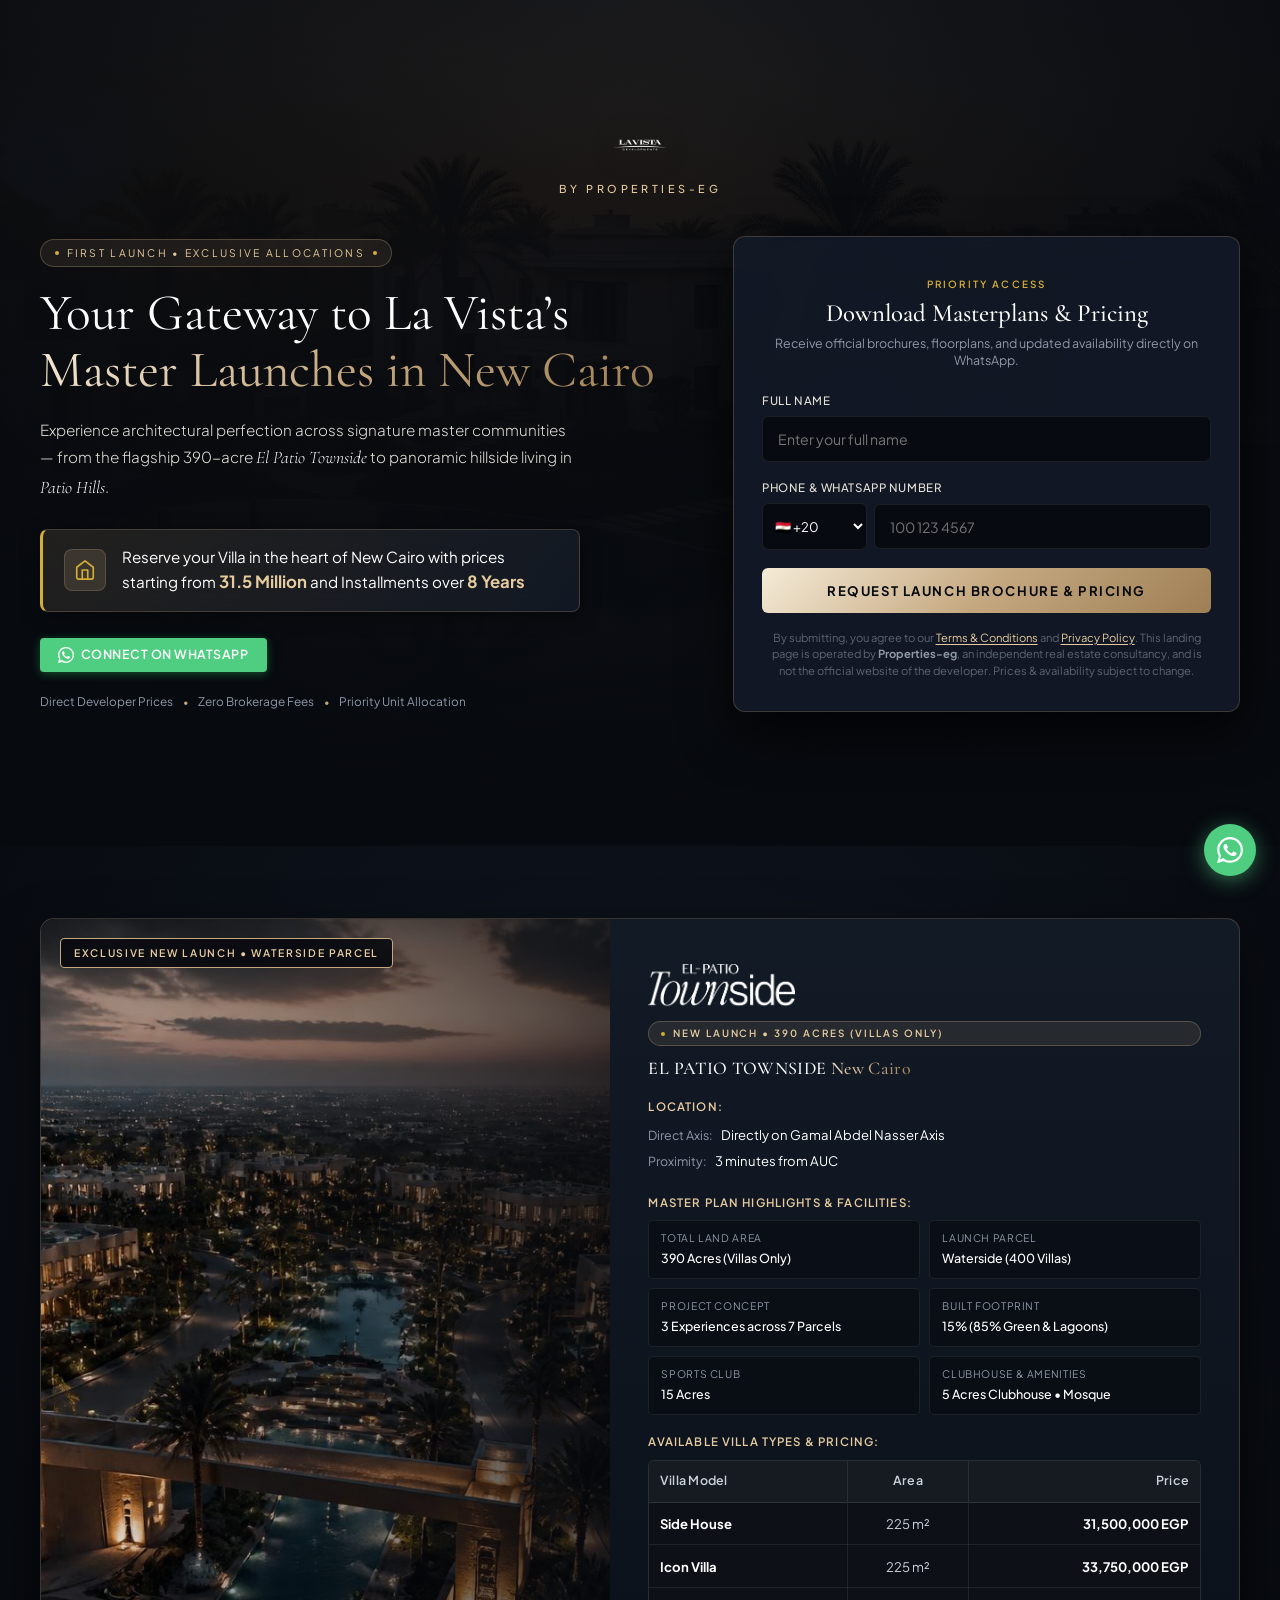
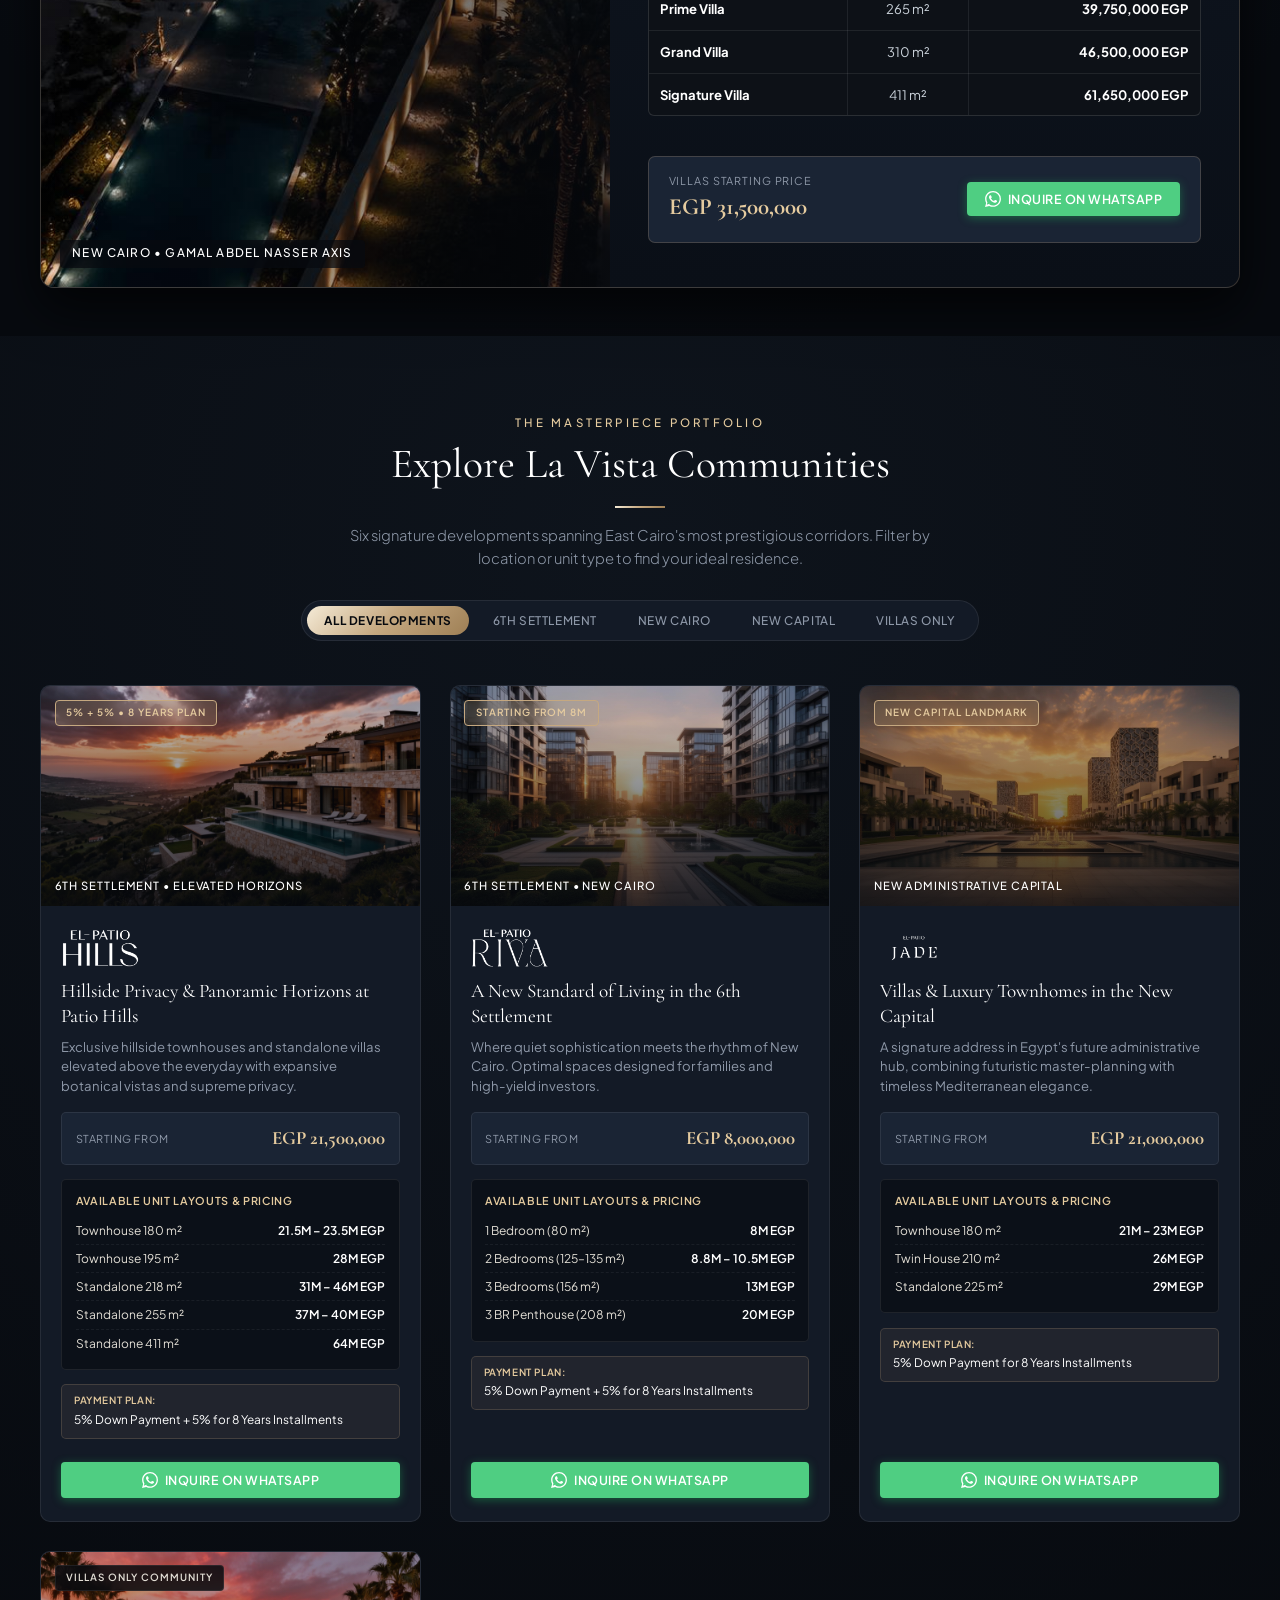
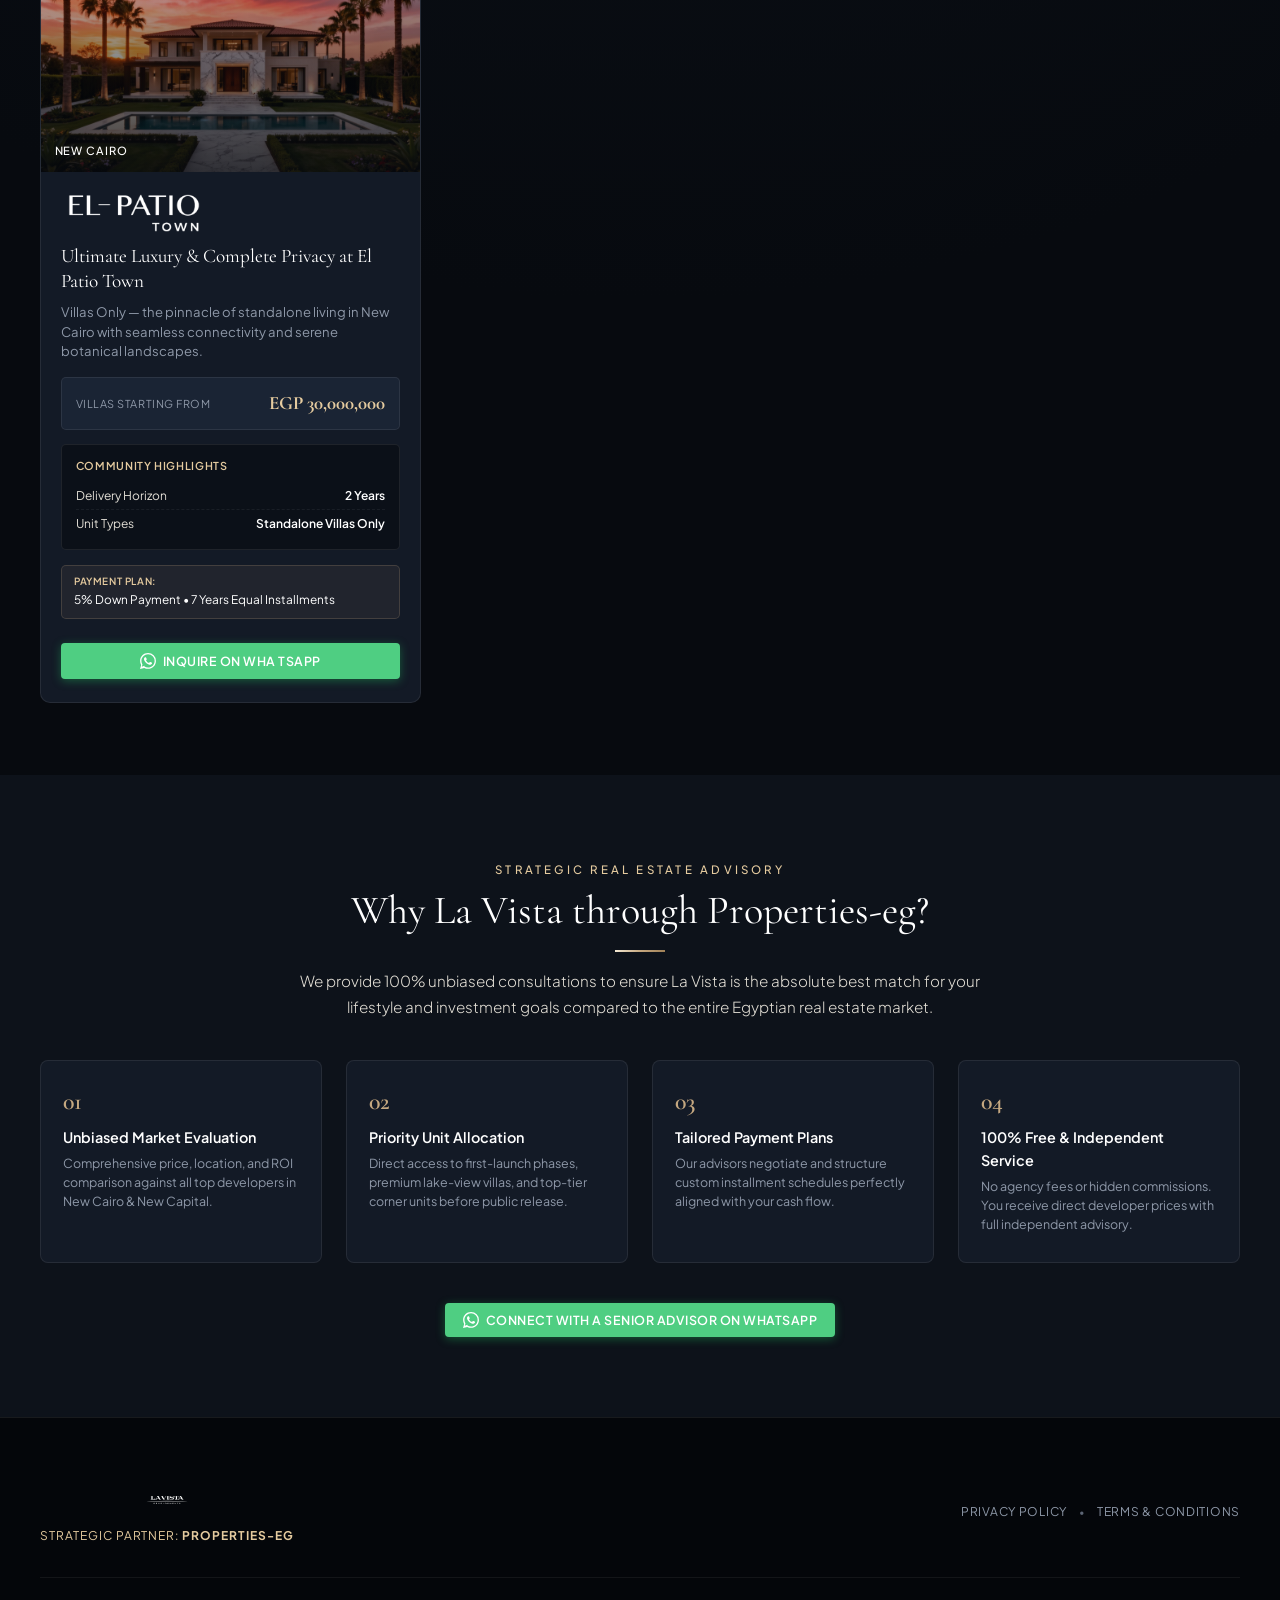
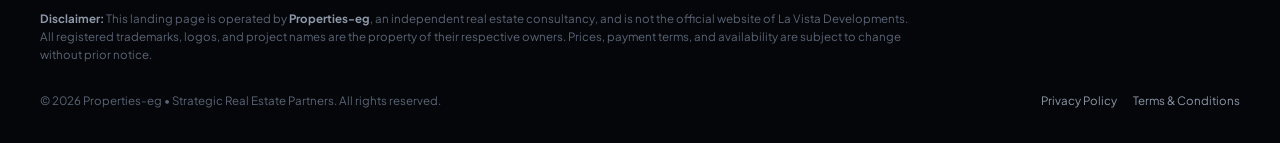
<file: index.html>
<!DOCTYPE html>
<html lang="en">
<head>
  <meta charset="UTF-8" />
  <meta name="viewport" content="width=device-width, initial-scale=1.0, maximum-scale=5.0" />
  <title>La Vista Developments — Elevate Your Lifestyle in New Cairo | by Properties-eg</title>
  <meta name="description" content="Discover La Vista master developments across New Cairo, 6th Settlement & New Capital. Featuring El Patio Townside new launch, Patio Hills, Patio Riva, and Patio Jade." />
  <meta name="keywords" content="La Vista Developments, El Patio Townside, El Patio Town, El Patio Oro, Patio Vida, Patio Riva, Patio Hills, Patio Jade, New Cairo Villas, Properties-eg" />
  
  <!-- Tab Icon / Favicon -->
  <link rel="icon" type="image/png" href="images/la-vista-logo.png" />
  <link rel="apple-touch-icon" href="images/la-vista-logo.png" />
  <meta name="theme-color" content="#070A0F" />

  <!-- Open Graph / Meta -->
  <meta property="og:type" content="website" />
  <meta property="og:title" content="La Vista Developments — Elevate Your Lifestyle in New Cairo" />
  <meta property="og:description" content="Explore luxury communities by La Vista Developments. Starting prices from 8M with flexible installment plans up to 10 years." />
  <meta property="og:image" content="images/hero-bright.jpg" />
  <meta name="twitter:card" content="summary_large_image" />
  <meta name="twitter:title" content="La Vista Developments — New Cairo & 6th Settlement" />
  <meta name="twitter:description" content="Explore luxury communities by La Vista Developments. Starting prices from 8M with flexible installment plans." />
  <meta name="twitter:image" content="images/hero-bright.jpg" />

  <!-- Google Fonts -->
  <link rel="preconnect" href="https://fonts.googleapis.com" />
  <link rel="preconnect" href="https://fonts.gstatic.com" crossorigin />
  <link href="https://fonts.googleapis.com/css2?family=Cormorant+Garamond:ital,wght@0,400;0,500;0,600;0,700;1,400&family=Plus+Jakarta+Sans:wght@300;400;500;600;700&display=swap" rel="stylesheet" />

  <!-- Stylesheet -->
  <link rel="stylesheet" href="styles.css" />

  <!-- Google tag (gtag.js) -->
  <script async src="https://www.googletagmanager.com/gtag/js?id=AW-18387364928"></script>
  <script>
    window.dataLayer = window.dataLayer || [];
    function gtag(){dataLayer.push(arguments);}
    gtag('js', new Date());

    gtag('config', 'AW-18387364928');

    function gtag_report_conversion(url) {
      var callback = function () {
        if (typeof(url) != 'undefined' && url) {
          window.location = url;
        }
      };
      if (typeof gtag === 'function') {
        gtag('event', 'conversion', {
          'send_to': 'AW-18387364928/B51iCOCosO0cEMDY479E',
          'value': 1.0,
          'currency': 'EGP',
          'event_callback': callback
        });
      } else if (typeof url != 'undefined' && url) {
        window.location = url;
      }
      return false;
    }
  </script>
</head>
<body>

  <!-- ============================================================
       HERO SECTION
       ============================================================ -->
  <section class="hero-section" id="hero">
    <div class="hero-backdrop">
      <img src="images/hero-bright.jpg" alt="La Vista luxury estate" class="hero-bg-img" />
      <div class="hero-overlay"></div>
    </div>

    <div class="container hero-container">
      
      <!-- Centered Brand Logo -->
      <header class="hero-brand-center">
        <img src="images/la-vista-logo.png" alt="La Vista Developments" class="hero-center-logo" />
        <span class="hero-brand-subtitle">by Properties-eg</span>
      </header>

      <div class="hero-grid">
        
        <!-- Left: Hero Content -->
        <div class="hero-content">
          <div class="pill-tag">
            <span class="dot"></span>
            <span>FIRST LAUNCH &bull; EXCLUSIVE ALLOCATIONS</span>
            <span class="dot"></span>
          </div>

          <h1 class="hero-heading">
            Your Gateway to La Vista’s<br />
            <span class="text-gold">Master Launches in New Cairo</span>
          </h1>

          <p class="hero-description">
            Experience architectural perfection across signature master communities — from the flagship 390-acre <em>El Patio Townside</em> to panoramic hillside living in <em>Patio Hills</em>.
          </p>

          <!-- Hero Value Proposition Highlight Banner -->
          <div class="hero-highlight-banner">
            <div class="hero-highlight-icon" aria-hidden="true">
              <svg viewBox="0 0 24 24" width="22" height="22" fill="none" stroke="currentColor" stroke-width="1.8" stroke-linecap="round" stroke-linejoin="round">
                <path d="M3 9l9-7 9 7v11a2 2 0 0 1-2 2H5a2 2 0 0 1-2-2z"></path>
                <polyline points="9 22 9 12 15 12 15 22"></polyline>
              </svg>
            </div>
            <div class="hero-highlight-text">
              Reserve your Villa in the heart of New Cairo with prices starting from <span class="highlight-val">31.5 Million</span> and Installments over <span class="highlight-val">8 Years</span>
            </div>
          </div>

          <!-- Small Elegant WhatsApp CTA -->
          <div class="hero-cta-row">
            <a href="https://wa.me/201003565002?text=Hello%2C%20I'm%20interested%20in%20La%20Vista%20Developments.%20Please%20share%20full%20details." target="_blank" rel="noopener noreferrer" class="btn-wa-compact">
              <svg viewBox="0 0 24 24" width="16" height="16" class="icon-wa-sm" aria-hidden="true"><path d="M.057 24l1.687-6.163a11.867 11.867 0 01-1.587-5.946C.16 5.335 5.495 0 12.05 0a11.817 11.817 0 018.413 3.488 11.824 11.824 0 013.48 8.414c-.003 6.557-5.338 11.892-11.893 11.892a11.9 11.9 0 01-5.688-1.448L.057 24zm6.597-3.807c1.676.995 3.276 1.591 5.392 1.592 5.448 0 9.886-4.434 9.889-9.885.002-5.462-4.415-9.89-9.881-9.892-5.452 0-9.887 4.434-9.889 9.884a9.86 9.86 0 001.51 5.26l-.999 3.648 3.978-1.607zm11.387-5.464c-.074-.124-.272-.198-.57-.347-.297-.149-1.758-.868-2.031-.967-.272-.099-.47-.149-.669.149-.198.297-.768.967-.941 1.165-.173.198-.347.223-.644.074-.297-.149-1.255-.462-2.39-1.475-.883-.788-1.48-1.761-1.653-2.059-.173-.297-.018-.458.13-.606.134-.133.297-.347.446-.521.151-.172.2-.296.3-.495.099-.198.05-.372-.025-.521-.075-.148-.669-1.611-.916-2.206-.242-.579-.487-.501-.669-.51l-.57-.01c-.198 0-.52.074-.792.372s-1.04 1.016-1.04 2.479 1.065 2.876 1.213 3.074c.149.198 2.095 3.2 5.076 4.487.71.306 1.263.489 1.694.626.712.226 1.36.194 1.872.118.571-.085 1.758-.719 2.006-1.413.248-.694.248-1.289.173-1.413z"/></svg>
              <span>Connect on WhatsApp</span>
            </a>
          </div>

          <div class="hero-trust">
            <span class="trust-tag">Direct Developer Prices</span>
            <span class="trust-sep">&bull;</span>
            <span class="trust-tag">Zero Brokerage Fees</span>
            <span class="trust-sep">&bull;</span>
            <span class="trust-tag">Priority Unit Allocation</span>
          </div>
        </div>

        <!-- Right: Glass Lead Form -->
        <div class="hero-form-wrapper">
          <div class="glass-form-card">
            <div class="form-header">
              <span class="form-badge">Priority Access</span>
              <h2 class="form-title">Download Masterplans & Pricing</h2>
              <p class="form-subtitle">Receive official brochures, floorplans, and updated availability directly on WhatsApp.</p>
            </div>

            <form class="lead-form" id="hero-lead-form">
              <input type="hidden" name="access_key" value="9d5a1655-7425-469a-917b-3d69aa83b2e3" />
              <input type="hidden" name="subject" value="New Lead: La Vista Developments Landing Page" />
              <input type="hidden" name="from_name" value="La Vista Landing Page Lead" />
              <input type="hidden" name="lead_source" value="Hero Form" />
              <input type="checkbox" name="botcheck" class="hidden" style="display: none;" />

              <div class="form-group">
                <label for="hero-name" class="form-label">Full Name</label>
                <div class="input-wrapper">
                  <input type="text" id="hero-name" name="name" placeholder="Enter your full name" required class="form-input" />
                </div>
              </div>

              <div class="form-group">
                <label for="hero-phone" class="form-label">Phone & WhatsApp Number</label>
                <div class="phone-input-row">
                  <select name="country_code" id="hero-country-code" class="country-select" aria-label="Country Code">
                    <option value="+20" selected>🇪🇬 +20</option>
                    <option value="+966">🇸🇦 +966</option>
                    <option value="+971">🇦🇪 +971</option>
                    <option value="+965">🇰🇼 +965</option>
                    <option value="+974">🇶🇦 +974</option>
                    <option value="+973">🇧🇭 +973</option>
                    <option value="+968">🇴🇲 +968</option>
                    <option value="+1">🇺🇸 +1</option>
                    <option value="+44">🇬🇧 +44</option>
                  </select>
                  <div class="input-wrapper phone-wrapper">
                    <input type="tel" id="hero-phone" name="phone" placeholder="100 123 4567" required class="form-input" />
                  </div>
                </div>
              </div>

              <button type="submit" class="btn-submit" id="hero-submit-btn">
                <span class="btn-text">Request Launch Brochure & Pricing</span>
                <span class="btn-spinner hidden"></span>
              </button>

              <div class="form-feedback hidden" id="hero-feedback"></div>

              <p class="form-disclaimer">
                By submitting, you agree to our <a href="terms.html" class="legal-link">Terms &amp; Conditions</a> and <a href="privacy.html" class="legal-link">Privacy Policy</a>. This landing page is operated by <strong>Properties-eg</strong>, an independent real estate consultancy, and is not the official website of the developer. Prices & availability subject to change.
              </p>
            </form>
          </div>
        </div>

      </div>
    </div>
  </section>

  <!-- ============================================================
       SPECIAL FEATURED SECTION: EL PATIO TOWNSIDE (NEW LAUNCH)
       ============================================================ -->
  <section class="special-launch-section" id="townside-launch">
    <div class="container">
      <div class="special-launch-card">
        
        <div class="special-launch-grid">
          
          <!-- Visual Column -->
          <div class="special-media-col">
            <div class="special-media-wrap">
              <img src="images/bright-townside.jpg" alt="El Patio Townside 390-Acre Masterpiece" class="special-img" />
              <div class="special-media-overlay"></div>
              <div class="special-badge-float">Exclusive New Launch &bull; Waterside Parcel</div>
              <div class="special-location-tag">New Cairo &bull; Gamal Abdel Nasser Axis</div>
            </div>
          </div>

          <!-- Content Column -->
          <div class="special-content-col">
            <div class="special-logo-wrap">
              <img src="images/el-patio-townside-logo.png" alt="El Patio Townside Logo" class="special-logo" />
            </div>

            <div class="special-pill">
              <span class="dot"></span>
              <span>NEW LAUNCH &bull; 390 ACRES (VILLAS ONLY)</span>
            </div>

            <h2 class="special-heading">
              EL PATIO TOWNSIDE <span class="text-gold">New Cairo</span>
            </h2>

            <!-- Prime Location -->
            <div class="spec-group">
              <span class="spec-group-title">Location:</span>
              <div class="spec-row">
                <span class="spec-label">Direct Axis:</span>
                <span class="spec-value">Directly on Gamal Abdel Nasser Axis</span>
              </div>
              <div class="spec-row">
                <span class="spec-label">Proximity:</span>
                <span class="spec-value">3 minutes from AUC</span>
              </div>
            </div>

            <!-- Master Plan & Facilities -->
            <div class="spec-group">
              <span class="spec-group-title">Master Plan Highlights & Facilities:</span>
              <div class="spec-grid-2col">
                <div class="spec-item-box">
                  <span class="box-lbl">Total Land Area</span>
                  <span class="box-val">390 Acres (Villas Only)</span>
                </div>
                <div class="spec-item-box">
                  <span class="box-lbl">Launch Parcel</span>
                  <span class="box-val">Waterside (400 Villas)</span>
                </div>
                <div class="spec-item-box">
                  <span class="box-lbl">Project Concept</span>
                  <span class="box-val">3 Experiences across 7 Parcels</span>
                </div>
                <div class="spec-item-box">
                  <span class="box-lbl">Built Footprint</span>
                  <span class="box-val">15% (85% Green & Lagoons)</span>
                </div>
                <div class="spec-item-box">
                  <span class="box-lbl">Sports Club</span>
                  <span class="box-val">15 Acres</span>
                </div>
                <div class="spec-item-box">
                  <span class="box-lbl">Clubhouse & Amenities</span>
                  <span class="box-val">5 Acres Clubhouse &bull; Mosque</span>
                </div>
              </div>
            </div>

            <!-- Available Villa Types & Pricing Table -->
            <div class="spec-group">
              <span class="spec-group-title">Available Villa Types &amp; Pricing:</span>
              <div class="townside-table-wrapper">
                <table class="townside-table">
                  <thead>
                    <tr>
                      <th>Villa Model</th>
                      <th>Area</th>
                      <th>Price</th>
                    </tr>
                  </thead>
                  <tbody>
                    <tr>
                      <td class="cell-model">Side House</td>
                      <td class="cell-area">225 m²</td>
                      <td class="cell-price">31,500,000 EGP</td>
                    </tr>
                    <tr>
                      <td class="cell-model">Icon Villa</td>
                      <td class="cell-area">225 m²</td>
                      <td class="cell-price">33,750,000 EGP</td>
                    </tr>
                    <tr>
                      <td class="cell-model">Prime Villa</td>
                      <td class="cell-area">265 m²</td>
                      <td class="cell-price">39,750,000 EGP</td>
                    </tr>
                    <tr>
                      <td class="cell-model">Grand Villa</td>
                      <td class="cell-area">310 m²</td>
                      <td class="cell-price">46,500,000 EGP</td>
                    </tr>
                    <tr>
                      <td class="cell-model">Signature Villa</td>
                      <td class="cell-area">411 m²</td>
                      <td class="cell-price">61,650,000 EGP</td>
                    </tr>
                  </tbody>
                </table>
              </div>
            </div>

            <!-- Pricing & Action -->
            <div class="special-price-action-row">
              <div class="special-price-box">
                <span class="special-price-lbl">Villas Starting Price</span>
                <span class="special-price-val">EGP 31,500,000</span>
              </div>
              <a href="https://wa.me/201003565002?text=Hello%2C%20I'm%20interested%20in%20El%20Patio%20Townside%20(New%20Launch%20on%20Gamal%20Abdel%20Nasser%20Axis).%20Please%20share%20full%20details." target="_blank" rel="noopener noreferrer" class="btn-wa-compact">
                <svg viewBox="0 0 24 24" width="16" height="16" class="icon-wa-sm" aria-hidden="true"><path d="M.057 24l1.687-6.163a11.867 11.867 0 01-1.587-5.946C.16 5.335 5.495 0 12.05 0a11.817 11.817 0 018.413 3.488 11.824 11.824 0 013.48 8.414c-.003 6.557-5.338 11.892-11.893 11.892a11.9 11.9 0 01-5.688-1.448L.057 24zm6.597-3.807c1.676.995 3.276 1.591 5.392 1.592 5.448 0 9.886-4.434 9.889-9.885.002-5.462-4.415-9.89-9.881-9.892-5.452 0-9.887 4.434-9.889 9.884a9.86 9.86 0 001.51 5.26l-.999 3.648 3.978-1.607zm11.387-5.464c-.074-.124-.272-.198-.57-.347-.297-.149-1.758-.868-2.031-.967-.272-.099-.47-.149-.669.149-.198.297-.768.967-.941 1.165-.173.198-.347.223-.644.074-.297-.149-1.255-.462-2.39-1.475-.883-.788-1.48-1.761-1.653-2.059-.173-.297-.018-.458.13-.606.134-.133.297-.347.446-.521.151-.172.2-.296.3-.495.099-.198.05-.372-.025-.521-.075-.148-.669-1.611-.916-2.206-.242-.579-.487-.501-.669-.51l-.57-.01c-.198 0-.52.074-.792.372s-1.04 1.016-1.04 2.479 1.065 2.876 1.213 3.074c.149.198 2.095 3.2 5.076 4.487.71.306 1.263.489 1.694.626.712.226 1.36.194 1.872.118.571-.085 1.758-.719 2.006-1.413.248-.694.248-1.289.173-1.413z"/></svg>
                <span>Inquire on WhatsApp</span>
              </a>
            </div>

          </div>

        </div>

      </div>
    </div>
  </section>

  <!-- ============================================================
       INTERACTIVE PORTFOLIO SECTION
       ============================================================ -->
  <section class="developments-section" id="developments">
    <div class="container">
      
      <!-- Section Header -->
      <div class="section-header text-center">
        <span class="section-eyebrow">The Masterpiece Portfolio</span>
        <h2 class="section-title">Explore La Vista Communities</h2>
        <div class="luxury-divider"></div>
        <p class="section-subtitle">
          Six signature developments spanning East Cairo's most prestigious corridors. Filter by location or unit type to find your ideal residence.
        </p>

        <!-- Filter Tabs -->
        <div class="filter-tabs-wrapper">
          <div class="filter-tabs" id="project-filters">
            <button type="button" class="filter-btn active" data-filter="all">All Developments</button>
            <button type="button" class="filter-btn" data-filter="6th-settlement">6th Settlement</button>
            <button type="button" class="filter-btn" data-filter="new-cairo">New Cairo</button>
            <button type="button" class="filter-btn" data-filter="new-capital">New Capital</button>
            <button type="button" class="filter-btn" data-filter="villas">Villas Only</button>
          </div>
        </div>
      </div>

      <!-- Projects Grid -->
      <div class="projects-grid" id="projects-grid">
        
        <!-- Project 1: Patio Hills -->
        <article class="project-card" data-category="6th-settlement villas">
          <div class="card-media">
            <img src="images/bright-hills.jpg" alt="Patio Hills hillside luxury villas" loading="lazy" class="card-img" />
            <div class="card-overlay"></div>
            <div class="card-badge gold-badge">5% + 5% &bull; 8 Years Plan</div>
            <div class="card-location">6th Settlement &bull; Elevated Horizons</div>
          </div>
          <div class="card-body">
            <div class="card-logo-wrap">
              <img src="images/patio-hills-logo.png" alt="Patio Hills logo" class="card-logo" />
            </div>
            <p class="card-tagline">Hillside Privacy & Panoramic Horizons at Patio Hills</p>
            <p class="card-desc">
              Exclusive hillside townhouses and standalone villas elevated above the everyday with expansive botanical vistas and supreme privacy.
            </p>

            <div class="card-price-box">
              <span class="price-lbl">Starting from</span>
              <span class="price-val">EGP 21,500,000</span>
            </div>

            <!-- Unit Breakdown List -->
            <div class="unit-breakdown">
              <div class="breakdown-title">Available Unit Layouts & Pricing</div>
              <div class="unit-table">
                <div class="unit-row">
                  <span class="unit-name">Townhouse 180 m²</span>
                  <span class="unit-price">21.5M – 23.5M EGP</span>
                </div>
                <div class="unit-row">
                  <span class="unit-name">Townhouse 195 m²</span>
                  <span class="unit-price">28M EGP</span>
                </div>
                <div class="unit-row">
                  <span class="unit-name">Standalone 218 m²</span>
                  <span class="unit-price">31M – 46M EGP</span>
                </div>
                <div class="unit-row">
                  <span class="unit-name">Standalone 255 m²</span>
                  <span class="unit-price">37M – 40M EGP</span>
                </div>
                <div class="unit-row">
                  <span class="unit-name">Standalone 411 m²</span>
                  <span class="unit-price">64M EGP</span>
                </div>
              </div>
            </div>

            <div class="payment-highlight">
              <span class="plan-label">Payment Plan:</span>
              <span class="plan-details">5% Down Payment + 5% for 8 Years Installments</span>
            </div>

            <div class="card-action-single">
              <a href="https://wa.me/201003565002?text=Hello%2C%20I'm%20interested%20in%20Patio%20Hills%20(6th%20Settlement).%20Please%20share%20full%20details." target="_blank" rel="noopener noreferrer" class="btn-card-wa-compact">
                <svg viewBox="0 0 24 24" width="16" height="16" class="icon-wa-sm" aria-hidden="true"><path d="M.057 24l1.687-6.163a11.867 11.867 0 01-1.587-5.946C.16 5.335 5.495 0 12.05 0a11.817 11.817 0 018.413 3.488 11.824 11.824 0 013.48 8.414c-.003 6.557-5.338 11.892-11.893 11.892a11.9 11.9 0 01-5.688-1.448L.057 24zm6.597-3.807c1.676.995 3.276 1.591 5.392 1.592 5.448 0 9.886-4.434 9.889-9.885.002-5.462-4.415-9.89-9.881-9.892-5.452 0-9.887 4.434-9.889 9.884a9.86 9.86 0 001.51 5.26l-.999 3.648 3.978-1.607zm11.387-5.464c-.074-.124-.272-.198-.57-.347-.297-.149-1.758-.868-2.031-.967-.272-.099-.47-.149-.669.149-.198.297-.768.967-.941 1.165-.173.198-.347.223-.644.074-.297-.149-1.255-.462-2.39-1.475-.883-.788-1.48-1.761-1.653-2.059-.173-.297-.018-.458.13-.606.134-.133.297-.347.446-.521.151-.172.2-.296.3-.495.099-.198.05-.372-.025-.521-.075-.148-.669-1.611-.916-2.206-.242-.579-.487-.501-.669-.51l-.57-.01c-.198 0-.52.074-.792.372s-1.04 1.016-1.04 2.479 1.065 2.876 1.213 3.074c.149.198 2.095 3.2 5.076 4.487.71.306 1.263.489 1.694.626.712.226 1.36.194 1.872.118.571-.085 1.758-.719 2.006-1.413.248-.694.248-1.289.173-1.413z"/></svg>
                <span>Inquire on WhatsApp</span>
              </a>
            </div>
          </div>
        </article>

        <!-- Project 2: Patio Riva -->
        <article class="project-card" data-category="6th-settlement">
          <div class="card-media">
            <img src="images/bright-riva.jpg" alt="Patio Riva 6th Settlement New Cairo" loading="lazy" class="card-img" />
            <div class="card-overlay"></div>
            <div class="card-badge gold-badge">Starting from 8M</div>
            <div class="card-location">6th Settlement &bull; New Cairo</div>
          </div>
          <div class="card-body">
            <div class="card-logo-wrap">
              <img src="images/patio-riva-logo.png" alt="Patio Riva logo" class="card-logo" />
            </div>
            <p class="card-tagline">A New Standard of Living in the 6th Settlement</p>
            <p class="card-desc">
              Where quiet sophistication meets the rhythm of New Cairo. Optimal spaces designed for families and high-yield investors.
            </p>

            <div class="card-price-box">
              <span class="price-lbl">Starting from</span>
              <span class="price-val">EGP 8,000,000</span>
            </div>

            <!-- Unit Breakdown List -->
            <div class="unit-breakdown">
              <div class="breakdown-title">Available Unit Layouts & Pricing</div>
              <div class="unit-table">
                <div class="unit-row">
                  <span class="unit-name">1 Bedroom (80 m²)</span>
                  <span class="unit-price">8M EGP</span>
                </div>
                <div class="unit-row">
                  <span class="unit-name">2 Bedrooms (125–135 m²)</span>
                  <span class="unit-price">8.8M – 10.5M EGP</span>
                </div>
                <div class="unit-row">
                  <span class="unit-name">3 Bedrooms (156 m²)</span>
                  <span class="unit-price">13M EGP</span>
                </div>
                <div class="unit-row">
                  <span class="unit-name">3 BR Penthouse (208 m²)</span>
                  <span class="unit-price">20M EGP</span>
                </div>
              </div>
            </div>

            <div class="payment-highlight">
              <span class="plan-label">Payment Plan:</span>
              <span class="plan-details">5% Down Payment + 5% for 8 Years Installments</span>
            </div>

            <div class="card-action-single">
              <a href="https://wa.me/201003565002?text=Hello%2C%20I'm%20interested%20in%20Patio%20Riva%20(6th%20Settlement).%20Please%20share%20full%20details." target="_blank" rel="noopener noreferrer" class="btn-card-wa-compact">
                <svg viewBox="0 0 24 24" width="16" height="16" class="icon-wa-sm" aria-hidden="true"><path d="M.057 24l1.687-6.163a11.867 11.867 0 01-1.587-5.946C.16 5.335 5.495 0 12.05 0a11.817 11.817 0 018.413 3.488 11.824 11.824 0 013.48 8.414c-.003 6.557-5.338 11.892-11.893 11.892a11.9 11.9 0 01-5.688-1.448L.057 24zm6.597-3.807c1.676.995 3.276 1.591 5.392 1.592 5.448 0 9.886-4.434 9.889-9.885.002-5.462-4.415-9.89-9.881-9.892-5.452 0-9.887 4.434-9.889 9.884a9.86 9.86 0 001.51 5.26l-.999 3.648 3.978-1.607zm11.387-5.464c-.074-.124-.272-.198-.57-.347-.297-.149-1.758-.868-2.031-.967-.272-.099-.47-.149-.669.149-.198.297-.768.967-.941 1.165-.173.198-.347.223-.644.074-.297-.149-1.255-.462-2.39-1.475-.883-.788-1.48-1.761-1.653-2.059-.173-.297-.018-.458.13-.606.134-.133.297-.347.446-.521.151-.172.2-.296.3-.495.099-.198.05-.372-.025-.521-.075-.148-.669-1.611-.916-2.206-.242-.579-.487-.501-.669-.51l-.57-.01c-.198 0-.52.074-.792.372s-1.04 1.016-1.04 2.479 1.065 2.876 1.213 3.074c.149.198 2.095 3.2 5.076 4.487.71.306 1.263.489 1.694.626.712.226 1.36.194 1.872.118.571-.085 1.758-.719 2.006-1.413.248-.694.248-1.289.173-1.413z"/></svg>
                <span>Inquire on WhatsApp</span>
              </a>
            </div>
          </div>
        </article>

        <!-- Project 3: Patio Jade (New Capital) -->
        <article class="project-card" data-category="new-capital villas">
          <div class="card-media">
            <img src="images/bright-jade.jpg" alt="Patio Jade New Administrative Capital" loading="lazy" class="card-img" />
            <div class="card-overlay"></div>
            <div class="card-badge gold-badge">New Capital Landmark</div>
            <div class="card-location">New Administrative Capital</div>
          </div>
          <div class="card-body">
            <div class="card-logo-wrap">
              <img src="images/patio-jade-logo.png" alt="Patio Jade logo" class="card-logo" />
            </div>
            <p class="card-tagline">Villas & Luxury Townhomes in the New Capital</p>
            <p class="card-desc">
              A signature address in Egypt's future administrative hub, combining futuristic master-planning with timeless Mediterranean elegance.
            </p>

            <div class="card-price-box">
              <span class="price-lbl">Starting from</span>
              <span class="price-val">EGP 21,000,000</span>
            </div>

            <!-- Unit Breakdown List -->
            <div class="unit-breakdown">
              <div class="breakdown-title">Available Unit Layouts & Pricing</div>
              <div class="unit-table">
                <div class="unit-row">
                  <span class="unit-name">Townhouse 180 m²</span>
                  <span class="unit-price">21M – 23M EGP</span>
                </div>
                <div class="unit-row">
                  <span class="unit-name">Twin House 210 m²</span>
                  <span class="unit-price">26M EGP</span>
                </div>
                <div class="unit-row">
                  <span class="unit-name">Standalone 225 m²</span>
                  <span class="unit-price">29M EGP</span>
                </div>
              </div>
            </div>

            <div class="payment-highlight">
              <span class="plan-label">Payment Plan:</span>
              <span class="plan-details">5% Down Payment for 8 Years Installments</span>
            </div>

            <div class="card-action-single">
              <a href="https://wa.me/201003565002?text=Hello%2C%20I'm%20interested%20in%20Patio%20Jade%20(New%20Administrative%20Capital).%20Please%20share%20full%20details." target="_blank" rel="noopener noreferrer" class="btn-card-wa-compact">
                <svg viewBox="0 0 24 24" width="16" height="16" class="icon-wa-sm" aria-hidden="true"><path d="M.057 24l1.687-6.163a11.867 11.867 0 01-1.587-5.946C.16 5.335 5.495 0 12.05 0a11.817 11.817 0 018.413 3.488 11.824 11.824 0 013.48 8.414c-.003 6.557-5.338 11.892-11.893 11.892a11.9 11.9 0 01-5.688-1.448L.057 24zm6.597-3.807c1.676.995 3.276 1.591 5.392 1.592 5.448 0 9.886-4.434 9.889-9.885.002-5.462-4.415-9.89-9.881-9.892-5.452 0-9.887 4.434-9.889 9.884a9.86 9.86 0 001.51 5.26l-.999 3.648 3.978-1.607zm11.387-5.464c-.074-.124-.272-.198-.57-.347-.297-.149-1.758-.868-2.031-.967-.272-.099-.47-.149-.669.149-.198.297-.768.967-.941 1.165-.173.198-.347.223-.644.074-.297-.149-1.255-.462-2.39-1.475-.883-.788-1.48-1.761-1.653-2.059-.173-.297-.018-.458.13-.606.134-.133.297-.347.446-.521.151-.172.2-.296.3-.495.099-.198.05-.372-.025-.521-.075-.148-.669-1.611-.916-2.206-.242-.579-.487-.501-.669-.51l-.57-.01c-.198 0-.52.074-.792.372s-1.04 1.016-1.04 2.479 1.065 2.876 1.213 3.074c.149.198 2.095 3.2 5.076 4.487.71.306 1.263.489 1.694.626.712.226 1.36.194 1.872.118.571-.085 1.758-.719 2.006-1.413.248-.694.248-1.289.173-1.413z"/></svg>
                <span>Inquire on WhatsApp</span>
              </a>
            </div>
          </div>
        </article>

        <!-- Project 4: El Patio Town -->
        <article class="project-card" data-category="new-cairo villas">
          <div class="card-media">
            <img src="images/bright-villa.jpg" alt="El Patio Town standalone villas" loading="lazy" class="card-img" />
            <div class="card-overlay"></div>
            <div class="card-badge">Villas Only Community</div>
            <div class="card-location">New Cairo</div>
          </div>
          <div class="card-body">
            <div class="card-logo-wrap">
              <img src="images/el-patio-town-logo.png" alt="El Patio Town logo" class="card-logo" />
            </div>
            <p class="card-tagline">Ultimate Luxury & Complete Privacy at El Patio Town</p>
            <p class="card-desc">
              Villas Only — the pinnacle of standalone living in New Cairo with seamless connectivity and serene botanical landscapes.
            </p>

            <div class="card-price-box">
              <span class="price-lbl">Villas Starting from</span>
              <span class="price-val">EGP 30,000,000</span>
            </div>

            <div class="unit-breakdown">
              <div class="breakdown-title">Community Highlights</div>
              <div class="unit-table">
                <div class="unit-row">
                  <span class="unit-name">Delivery Horizon</span>
                  <span class="unit-price">2 Years</span>
                </div>
                <div class="unit-row">
                  <span class="unit-name">Unit Types</span>
                  <span class="unit-price">Standalone Villas Only</span>
                </div>
              </div>
            </div>

            <div class="payment-highlight">
              <span class="plan-label">Payment Plan:</span>
              <span class="plan-details">5% Down Payment &bull; 7 Years Equal Installments</span>
            </div>

            <div class="card-action-single">
              <a href="https://wa.me/201003565002?text=Hello%2C%20I'm%20interested%20in%20El%20Patio%20Town%20(New%20Cairo).%20Please%20share%20full%20details." target="_blank" rel="noopener noreferrer" class="btn-card-wa-compact">
                <svg viewBox="0 0 24 24" width="16" height="16" class="icon-wa-sm" aria-hidden="true"><path d="M.057 24l1.687-6.163a11.867 11.867 0 01-1.587-5.946C.16 5.335 5.495 0 12.05 0a11.817 11.817 0 018.413 3.488 11.824 11.824 0 013.48 8.414c-.003 6.557-5.338 11.892-11.893 11.892a11.9 11.9 0 01-5.688-1.448L.057 24zm6.597-3.807c1.676.995 3.276 1.591 5.392 1.592 5.448 0 9.886-4.434 9.889-9.885.002-5.462-4.415-9.89-9.881-9.892-5.452 0-9.887 4.434-9.889 9.884a9.86 9.86 0 001.51 5.26l-.999 3.648 3.978-1.607zm11.387-5.464c-.074-.124-.272-.198-.57-.347-.297-.149-1.758-.868-2.031-.967-.272-.099-.47-.149-.669.149-.198.297-.768.967-.941 1.165-.173.198-.347.223-.644.074-.297-.149-1.255-.462-2.39-1.475-.883-.788-1.48-1.761-1.653-2.059-.173-.297-.018-.458.13-.606.134-.133.297-.347.446-.521.151-.172.2-.296.3-.495.099-.198.05-.372-.025-.521-.075-.148-.669-1.611-.916-2.206-.242-.579-.487-.501-.669-.51l-.57-.01c-.198 0-.52.074-.792.372s-1.04 1.016-1.04 2.479 1.065 2.876 1.213 3.074c.149.198 2.095 3.2 5.076 4.487.71.306 1.263.489 1.694.626.712.226 1.36.194 1.872.118.571-.085 1.758-.719 2.006-1.413.248-.694.248-1.289.173-1.413z"/></svg>
                <span>Inquire on Wha
tsApp</span>
              </a>
            </div>
          </div>
        </article>

      </div>
    </div>
  </section>

  <!-- ============================================================
       WHY PROPERTIES-EG ADVISORY SECTION
       ============================================================ -->
  <section class="why-us-section" id="why-us">
    <div class="container text-center">
      <span class="section-eyebrow">Strategic Real Estate Advisory</span>
      <h2 class="why-us-title">Why La Vista through Properties-eg?</h2>
      <div class="luxury-divider"></div>
      
      <p class="why-us-lead">
        We provide 100% unbiased consultations to ensure La Vista is the absolute best match for your lifestyle and investment goals compared to the entire Egyptian real estate market.
      </p>

      <div class="why-us-grid">
        
        <div class="why-card">
          <div class="point-num">01</div>
          <h4 class="point-title">Unbiased Market Evaluation</h4>
          <p class="point-desc">Comprehensive price, location, and ROI comparison against all top developers in New Cairo & New Capital.</p>
        </div>

        <div class="why-card">
          <div class="point-num">02</div>
          <h4 class="point-title">Priority Unit Allocation</h4>
          <p class="point-desc">Direct access to first-launch phases, premium lake-view villas, and top-tier corner units before public release.</p>
        </div>

        <div class="why-card">
          <div class="point-num">03</div>
          <h4 class="point-title">Tailored Payment Plans</h4>
          <p class="point-desc">Our advisors negotiate and structure custom installment schedules perfectly aligned with your cash flow.</p>
        </div>

        <div class="why-card">
          <div class="point-num">04</div>
          <h4 class="point-title">100% Free & Independent Service</h4>
          <p class="point-desc">No agency fees or hidden commissions. You receive direct developer prices with full independent advisory.</p>
        </div>

      </div>

      <div class="why-us-cta">
        <a href="https://wa.me/201003565002?text=Hello%2C%20I%20would%20like%20a%20consultation%20regarding%20La%20Vista%20Developments." target="_blank" rel="noopener noreferrer" class="btn-wa-compact">
          <svg viewBox="0 0 24 24" width="16" height="16" class="icon-wa-sm" aria-hidden="true"><path d="M.057 24l1.687-6.163a11.867 11.867 0 01-1.587-5.946C.16 5.335 5.495 0 12.05 0a11.817 11.817 0 018.413 3.488 11.824 11.824 0 013.48 8.414c-.003 6.557-5.338 11.892-11.893 11.892a11.9 11.9 0 01-5.688-1.448L.057 24zm6.597-3.807c1.676.995 3.276 1.591 5.392 1.592 5.448 0 9.886-4.434 9.889-9.885.002-5.462-4.415-9.89-9.881-9.892-5.452 0-9.887 4.434-9.889 9.884a9.86 9.86 0 001.51 5.26l-.999 3.648 3.978-1.607zm11.387-5.464c-.074-.124-.272-.198-.57-.347-.297-.149-1.758-.868-2.031-.967-.272-.099-.47-.149-.669.149-.198.297-.768.967-.941 1.165-.173.198-.347.223-.644.074-.297-.149-1.255-.462-2.39-1.475-.883-.788-1.48-1.761-1.653-2.059-.173-.297-.018-.458.13-.606.134-.133.297-.347.446-.521.151-.172.2-.296.3-.495.099-.198.05-.372-.025-.521-.075-.148-.669-1.611-.916-2.206-.242-.579-.487-.501-.669-.51l-.57-.01c-.198 0-.52.074-.792.372s-1.04 1.016-1.04 2.479 1.065 2.876 1.213 3.074c.149.198 2.095 3.2 5.076 4.487.71.306 1.263.489 1.694.626.712.226 1.36.194 1.872.118.571-.085 1.758-.719 2.006-1.413.248-.694.248-1.289.173-1.413z"/></svg>
          <span>Connect with a Senior Advisor on WhatsApp</span>
        </a>
      </div>
    </div>
  </section>

  <!-- ============================================================
       SITE FOOTER
       ============================================================ -->
  <footer class="site-footer">
    <div class="container">
      <div class="footer-top">
        <div class="footer-brand">
          <img src="images/la-vista-logo.png" alt="La Vista Developments" class="footer-logo" />
          <p class="footer-consultancy">Strategic Partner: <strong>Properties-eg</strong></p>
        </div>
        <div class="footer-legal-links">
          <a href="privacy.html" class="footer-link">Privacy Policy</a>
          <span class="divider-dot">&bull;</span>
          <a href="terms.html" class="footer-link">Terms &amp; Conditions</a>
        </div>
      </div>

      <div class="footer-divider"></div>

      <div class="footer-disclaimer">
        <p>
          <strong>Disclaimer:</strong> This landing page is operated by <strong>Properties-eg</strong>, an independent real estate consultancy, and is not the official website of La Vista Developments. All registered trademarks, logos, and project names are the property of their respective owners. Prices, payment terms, and availability are subject to change without prior notice.
        </p>
      </div>

      <div class="footer-bottom">
        <p class="copyright">&copy; 2026 Properties-eg &bull; Strategic Real Estate Partners. All rights reserved.</p>
        <div class="footer-links-row">
          <a href="privacy.html">Privacy Policy</a>
          <a href="terms.html">Terms &amp; Conditions</a>
        </div>
      </div>
    </div>
  </footer>

  <!-- ============================================================
       REFINED FLOATING WHATSAPP BUTTON (COMPACT & SLEEK)
       ============================================================ -->
  <a href="https://wa.me/201003565002?text=Hello%2C%20I'm%20interested%20in%20La%20Vista%20Developments.%20Please%20share%20more%20details." target="_blank" rel="noopener noreferrer" class="floating-wa-compact" aria-label="Chat on WhatsApp">
    <span class="wa-compact-tooltip">WhatsApp</span>
    <span class="wa-compact-pulse"></span>
    <svg viewBox="0 0 24 24" width="24" height="24" class="wa-compact-icon" aria-hidden="true">
      <path d="M.057 24l1.687-6.163a11.867 11.867 0 01-1.587-5.946C.16 5.335 5.495 0 12.05 0a11.817 11.817 0 018.413 3.488 11.824 11.824 0 013.48 8.414c-.003 6.557-5.338 11.892-11.893 11.892a11.9 11.9 0 01-5.688-1.448L.057 24zm6.597-3.807c1.676.995 3.276 1.591 5.392 1.592 5.448 0 9.886-4.434 9.889-9.885.002-5.462-4.415-9.89-9.881-9.892-5.452 0-9.887 4.434-9.889 9.884a9.86 9.86 0 001.51 5.26l-.999 3.648 3.978-1.607zm11.387-5.464c-.074-.124-.272-.198-.57-.347-.297-.149-1.758-.868-2.031-.967-.272-.099-.47-.149-.669.149-.198.297-.768.967-.941 1.165-.173.198-.347.223-.644.074-.297-.149-1.255-.462-2.39-1.475-.883-.788-1.48-1.761-1.653-2.059-.173-.297-.018-.458.13-.606.134-.133.297-.347.446-.521.151-.172.2-.296.3-.495.099-.198.05-.372-.025-.521-.075-.148-.669-1.611-.916-2.206-.242-.579-.487-.501-.669-.51l-.57-.01c-.198 0-.52.074-.792.372s-1.04 1.016-1.04 2.479 1.065 2.876 1.213 3.074c.149.198 2.095 3.2 5.076 4.487.71.306 1.263.489 1.694.626.712.226 1.36.194 1.872.118.571-.085 1.758-.719 2.006-1.413.248-.694.248-1.289.173-1.413z"/>
    </svg>
  </a>

  <!-- Scripts -->
  <script src="script.js"></script>
</body>
</html>
</file>
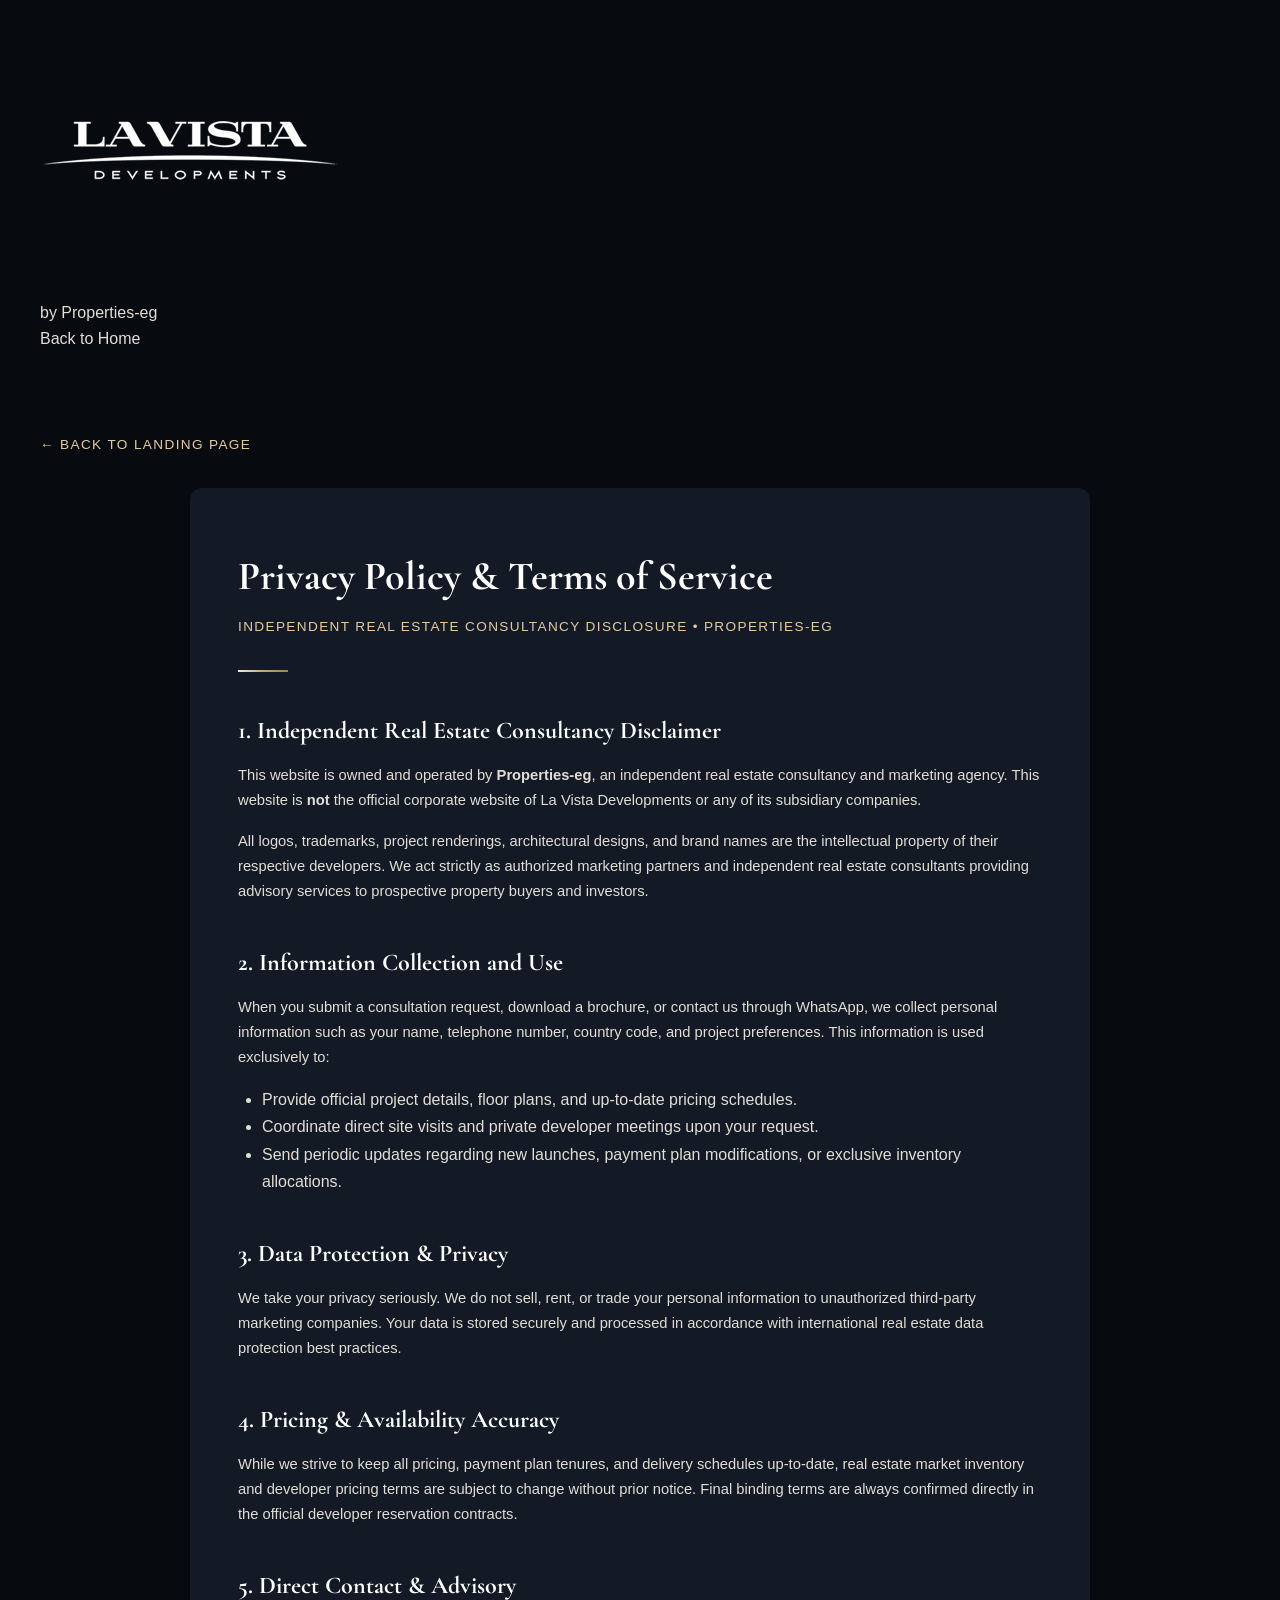
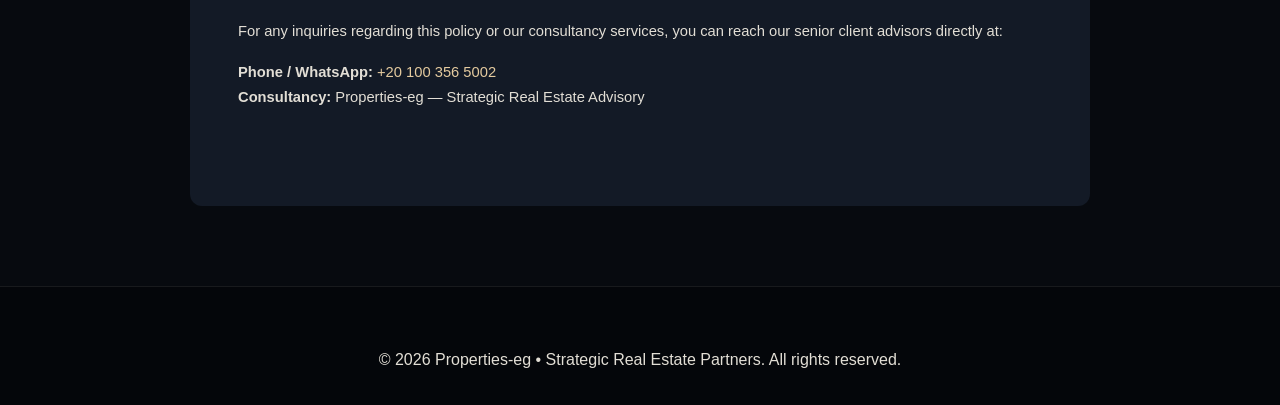
<file: legal.html>
<!DOCTYPE html>
<html lang="en">
<head>
  <meta charset="UTF-8" />
  <meta name="viewport" content="width=device-width, initial-scale=1.0" />
  <title>Legal Disclosures & Privacy Policy — La Vista Developments by Properties-eg</title>
  <meta name="robots" content="noindex, follow" />
  
  <!-- Fonts -->
  <link rel="preconnect" href="https://fonts.googleapis.com" />
  <link rel="preconnect" href="https://fonts.gstatic.com" crossorigin />
  <link href="https://fonts.googleapis.com/css2?family=Cormorant+Garamond:ital,wght@0,400;0,600;1,400&family=Inter:wght@300;400;500;600&display=swap" rel="stylesheet" />

  <link rel="stylesheet" href="styles.css" />
  
  <!-- Google tag (gtag.js) -->
  <script async src="https://www.googletagmanager.com/gtag/js?id=AW-18387364928"></script>
  <script>
    window.dataLayer = window.dataLayer || [];
    function gtag(){dataLayer.push(arguments);}
    gtag('js', new Date());

    gtag('config', 'AW-18387364928');

    function gtag_report_conversion(url) {
      var callback = function () {
        if (typeof(url) != 'undefined' && url) {
          window.location = url;
        }
      };
      if (typeof gtag === 'function') {
        gtag('event', 'conversion', {
          'send_to': 'AW-18387364928/B51iCOCosO0cEMDY479E',
          'value': 1.0,
          'currency': 'EGP',
          'event_callback': callback
        });
      } else if (typeof url != 'undefined' && url) {
        window.location = url;
      }
      return false;
    }
  </script>
  <style>
    .legal-page {
      padding: 5rem 0;
      min-height: 80vh;
    }
    .legal-card {
      background: var(--bg-surface);
      border: 1px solid var(--border-color);
      border-radius: 12px;
      padding: 3.5rem 3rem;
      max-width: 900px;
      margin: 0 auto;
    }
    .legal-title {
      font-family: var(--font-serif);
      font-size: 2.5rem;
      color: #ffffff;
      margin-bottom: 0.5rem;
    }
    .legal-sub {
      color: var(--gold-light);
      font-size: 0.85rem;
      letter-spacing: 0.1em;
      text-transform: uppercase;
      margin-bottom: 2rem;
    }
    .legal-section {
      margin-bottom: 2.5rem;
    }
    .legal-section h3 {
      font-family: var(--font-serif);
      font-size: 1.5rem;
      color: #ffffff;
      margin-bottom: 0.8rem;
    }
    .legal-section p {
      font-size: 0.92rem;
      color: var(--text-secondary);
      line-height: 1.7;
      margin-bottom: 1rem;
    }
    .btn-back {
      display: inline-flex;
      align-items: center;
      gap: 0.5rem;
      margin-bottom: 2rem;
      color: var(--gold-light);
      font-size: 0.85rem;
      text-transform: uppercase;
      letter-spacing: 0.1em;
    }
    .btn-back:hover {
      color: #ffffff;
    }
  </style>
</head>
<body>

  <header class="site-header">
    <div class="container header-container">
      <div class="brand-group">
        <a href="index.html" class="brand-link">
          <img src="images/la-vista-logo.png" alt="La Vista Developments" class="brand-logo" />
        </a>
        <div class="brand-divider"></div>
        <span class="consultancy-tag">by Properties-eg</span>
      </div>
      <a href="index.html" class="btn-primary">Back to Home</a>
    </div>
  </header>

  <main class="legal-page">
    <div class="container">
      <a href="index.html" class="btn-back">
        &larr; Back to Landing Page
      </a>

      <div class="legal-card">
        <h1 class="legal-title">Privacy Policy & Terms of Service</h1>
        <p class="legal-sub">Independent Real Estate Consultancy Disclosure &bull; Properties-eg</p>
        <div class="luxury-divider" style="margin-left: 0; margin-bottom: 2.5rem;"></div>

        <section class="legal-section">
          <h3>1. Independent Real Estate Consultancy Disclaimer</h3>
          <p>
            This website is owned and operated by <strong>Properties-eg</strong>, an independent real estate consultancy and marketing agency. This website is <strong>not</strong> the official corporate website of La Vista Developments or any of its subsidiary companies.
          </p>
          <p>
            All logos, trademarks, project renderings, architectural designs, and brand names are the intellectual property of their respective developers. We act strictly as authorized marketing partners and independent real estate consultants providing advisory services to prospective property buyers and investors.
          </p>
        </section>

        <section class="legal-section">
          <h3>2. Information Collection and Use</h3>
          <p>
            When you submit a consultation request, download a brochure, or contact us through WhatsApp, we collect personal information such as your name, telephone number, country code, and project preferences. This information is used exclusively to:
          </p>
          <ul style="padding-left: 1.5rem; color: var(--text-secondary); line-height: 1.7; margin-bottom: 1rem;">
            <li>Provide official project details, floor plans, and up-to-date pricing schedules.</li>
            <li>Coordinate direct site visits and private developer meetings upon your request.</li>
            <li>Send periodic updates regarding new launches, payment plan modifications, or exclusive inventory allocations.</li>
          </ul>
        </section>

        <section class="legal-section">
          <h3>3. Data Protection & Privacy</h3>
          <p>
            We take your privacy seriously. We do not sell, rent, or trade your personal information to unauthorized third-party marketing companies. Your data is stored securely and processed in accordance with international real estate data protection best practices.
          </p>
        </section>

        <section class="legal-section">
          <h3>4. Pricing & Availability Accuracy</h3>
          <p>
            While we strive to keep all pricing, payment plan tenures, and delivery schedules up-to-date, real estate market inventory and developer pricing terms are subject to change without prior notice. Final binding terms are always confirmed directly in the official developer reservation contracts.
          </p>
        </section>

        <section class="legal-section">
          <h3>5. Direct Contact & Advisory</h3>
          <p>
            For any inquiries regarding this policy or our consultancy services, you can reach our senior client advisors directly at:
          </p>
          <p>
            <strong>Phone / WhatsApp:</strong> <a href="tel:+201003565002" style="color: var(--gold-light);">+20 100 356 5002</a><br />
            <strong>Consultancy:</strong> Properties-eg — Strategic Real Estate Advisory
          </p>
        </section>
      </div>
    </div>
  </main>

  <footer class="site-footer">
    <div class="container text-center">
      <p class="copyright">&copy; 2026 Properties-eg &bull; Strategic Real Estate Partners. All rights reserved.</p>
    </div>
  </footer>

</body>
</html>
</file>
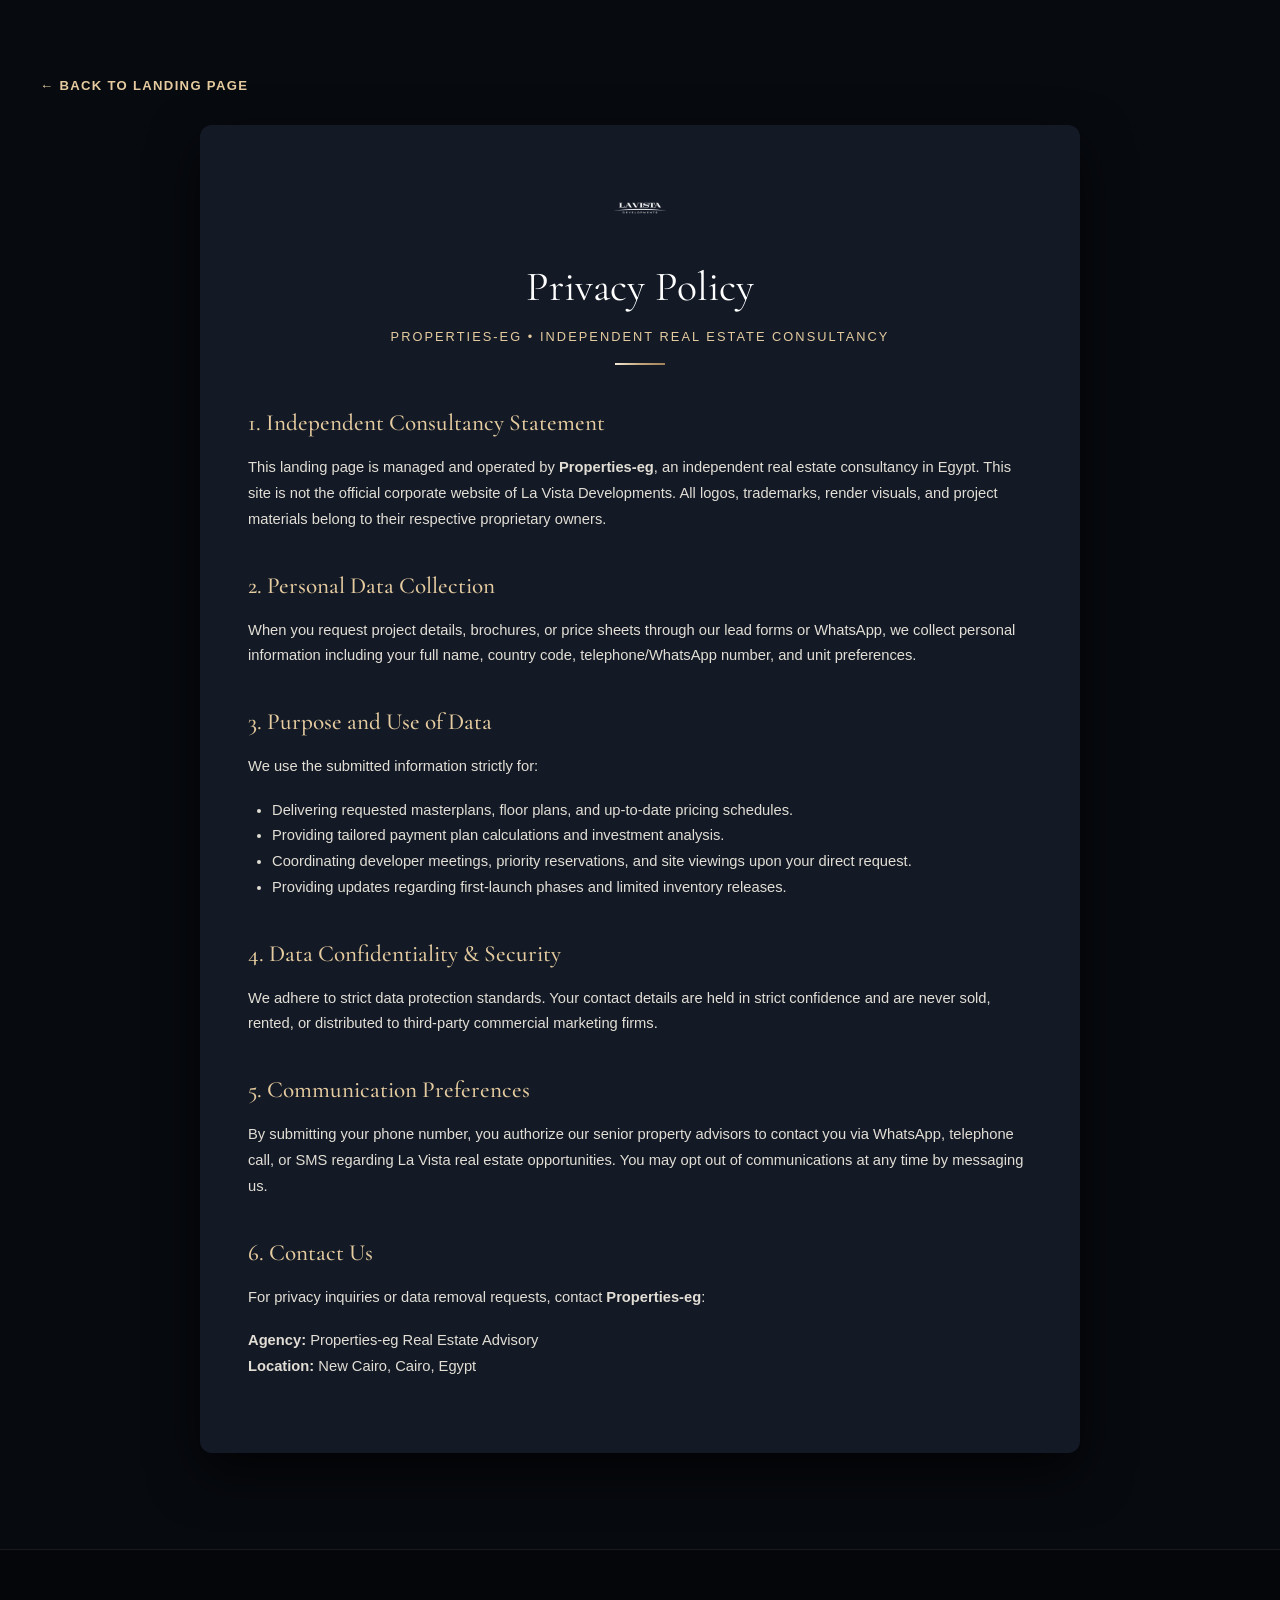
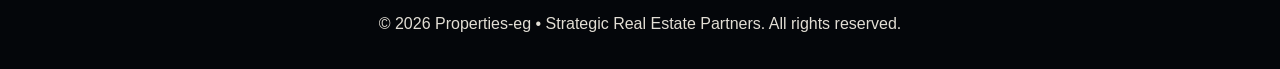
<file: privacy.html>
<!DOCTYPE html>
<html lang="en">
<head>
  <meta charset="UTF-8" />
  <meta name="viewport" content="width=device-width, initial-scale=1.0" />
  <title>Privacy Policy — La Vista Developments | by Properties-eg</title>
  <meta name="description" content="Privacy Policy for Properties-eg independent real estate consultancy for La Vista Developments." />
  <link rel="icon" type="image/png" href="images/la-vista-logo.png" />
  <link rel="apple-touch-icon" href="images/la-vista-logo.png" />
  <meta name="theme-color" content="#090d12" />

  <!-- Fonts -->
  <link rel="preconnect" href="https://fonts.googleapis.com" />
  <link rel="preconnect" href="https://fonts.gstatic.com" crossorigin />
  <link href="https://fonts.googleapis.com/css2?family=Cormorant+Garamond:ital,wght@0,400;0,600;1,400&family=Inter:wght@300;400;500;600;700&display=swap" rel="stylesheet" />

  <link rel="stylesheet" href="styles.css" />
  
  <!-- Google tag (gtag.js) -->
  <script async src="https://www.googletagmanager.com/gtag/js?id=AW-18387364928"></script>
  <script>
    window.dataLayer = window.dataLayer || [];
    function gtag(){dataLayer.push(arguments);}
    gtag('js', new Date());

    gtag('config', 'AW-18387364928');

    function gtag_report_conversion(url) {
      var callback = function () {
        if (typeof(url) != 'undefined' && url) {
          window.location = url;
        }
      };
      if (typeof gtag === 'function') {
        gtag('event', 'conversion', {
          'send_to': 'AW-18387364928/B51iCOCosO0cEMDY479E',
          'value': 1.0,
          'currency': 'EGP',
          'event_callback': callback
        });
      } else if (typeof url != 'undefined' && url) {
        window.location = url;
      }
      return false;
    }
  </script>
  <style>
    .legal-page {
      padding: 4.5rem 0 6rem;
      min-height: 85vh;
    }
    .legal-container {
      max-width: 880px;
      margin: 0 auto;
      background: var(--bg-surface);
      border: 1px solid var(--border-color);
      border-radius: 12px;
      padding: 3.5rem 3rem;
      box-shadow: var(--shadow-lg);
    }
    .legal-header {
      text-align: center;
      margin-bottom: 2.5rem;
    }
    .legal-brand-logo {
      height: 54px;
      width: auto;
      margin: 0 auto 1.2rem;
      object-fit: contain;
    }
    .legal-title {
      font-family: var(--font-serif);
      font-size: 2.6rem;
      color: #ffffff;
      font-weight: 400;
      margin-bottom: 0.4rem;
    }
    .legal-subtitle {
      font-size: 0.8rem;
      letter-spacing: 0.16em;
      text-transform: uppercase;
      color: var(--gold-light);
    }
    .legal-content h2 {
      font-family: var(--font-serif);
      font-size: 1.45rem;
      color: var(--gold-light);
      margin: 2.2rem 0 0.8rem;
      font-weight: 500;
    }
    .legal-content p {
      font-size: 0.92rem;
      color: var(--text-secondary);
      line-height: 1.75;
      margin-bottom: 1.1rem;
    }
    .legal-content ul {
      padding-left: 1.5rem;
      margin-bottom: 1.2rem;
      color: var(--text-secondary);
      font-size: 0.92rem;
      line-height: 1.75;
    }
    .btn-back-nav {
      display: inline-flex;
      align-items: center;
      gap: 0.5rem;
      margin-bottom: 1.8rem;
      color: var(--gold-light);
      font-size: 0.82rem;
      letter-spacing: 0.1em;
      text-transform: uppercase;
      font-weight: 600;
    }
    .btn-back-nav:hover {
      color: #ffffff;
    }
    @media (max-width: 768px) {
      .legal-container {
        padding: 2.2rem 1.5rem;
      }
      .legal-title {
        font-size: 2rem;
      }
    }
  </style>
</head>
<body>

  <main class="legal-page">
    <div class="container">
      <a href="index.html" class="btn-back-nav">
        &larr; Back to Landing Page
      </a>

      <article class="legal-container">
        <header class="legal-header">
          <img src="images/la-vista-logo.png" alt="La Vista Developments" class="legal-brand-logo" />
          <h1 class="legal-title">Privacy Policy</h1>
          <p class="legal-subtitle">Properties-eg &bull; Independent Real Estate Consultancy</p>
          <div class="luxury-divider"></div>
        </header>

        <div class="legal-content">
          <h2>1. Independent Consultancy Statement</h2>
          <p>
            This landing page is managed and operated by <strong>Properties-eg</strong>, an independent real estate consultancy in Egypt. This site is not the official corporate website of La Vista Developments. All logos, trademarks, render visuals, and project materials belong to their respective proprietary owners.
          </p>

          <h2>2. Personal Data Collection</h2>
          <p>
            When you request project details, brochures, or price sheets through our lead forms or WhatsApp, we collect personal information including your full name, country code, telephone/WhatsApp number, and unit preferences.
          </p>

          <h2>3. Purpose and Use of Data</h2>
          <p>We use the submitted information strictly for:</p>
          <ul>
            <li>Delivering requested masterplans, floor plans, and up-to-date pricing schedules.</li>
            <li>Providing tailored payment plan calculations and investment analysis.</li>
            <li>Coordinating developer meetings, priority reservations, and site viewings upon your direct request.</li>
            <li>Providing updates regarding first-launch phases and limited inventory releases.</li>
          </ul>

          <h2>4. Data Confidentiality & Security</h2>
          <p>
            We adhere to strict data protection standards. Your contact details are held in strict confidence and are never sold, rented, or distributed to third-party commercial marketing firms.
          </p>

          <h2>5. Communication Preferences</h2>
          <p>
            By submitting your phone number, you authorize our senior property advisors to contact you via WhatsApp, telephone call, or SMS regarding La Vista real estate opportunities. You may opt out of communications at any time by messaging us.
          </p>

          <h2>6. Contact Us</h2>
          <p>
            For privacy inquiries or data removal requests, contact <strong>Properties-eg</strong>:
          </p>
          <p>
            <strong>Agency:</strong> Properties-eg Real Estate Advisory<br />
            <strong>Location:</strong> New Cairo, Cairo, Egypt
          </p>
        </div>
      </article>
    </div>
  </main>

  <footer class="site-footer">
    <div class="container text-center">
      <p class="copyright">&copy; 2026 Properties-eg &bull; Strategic Real Estate Partners. All rights reserved.</p>
    </div>
  </footer>

</body>
</html>
</file>
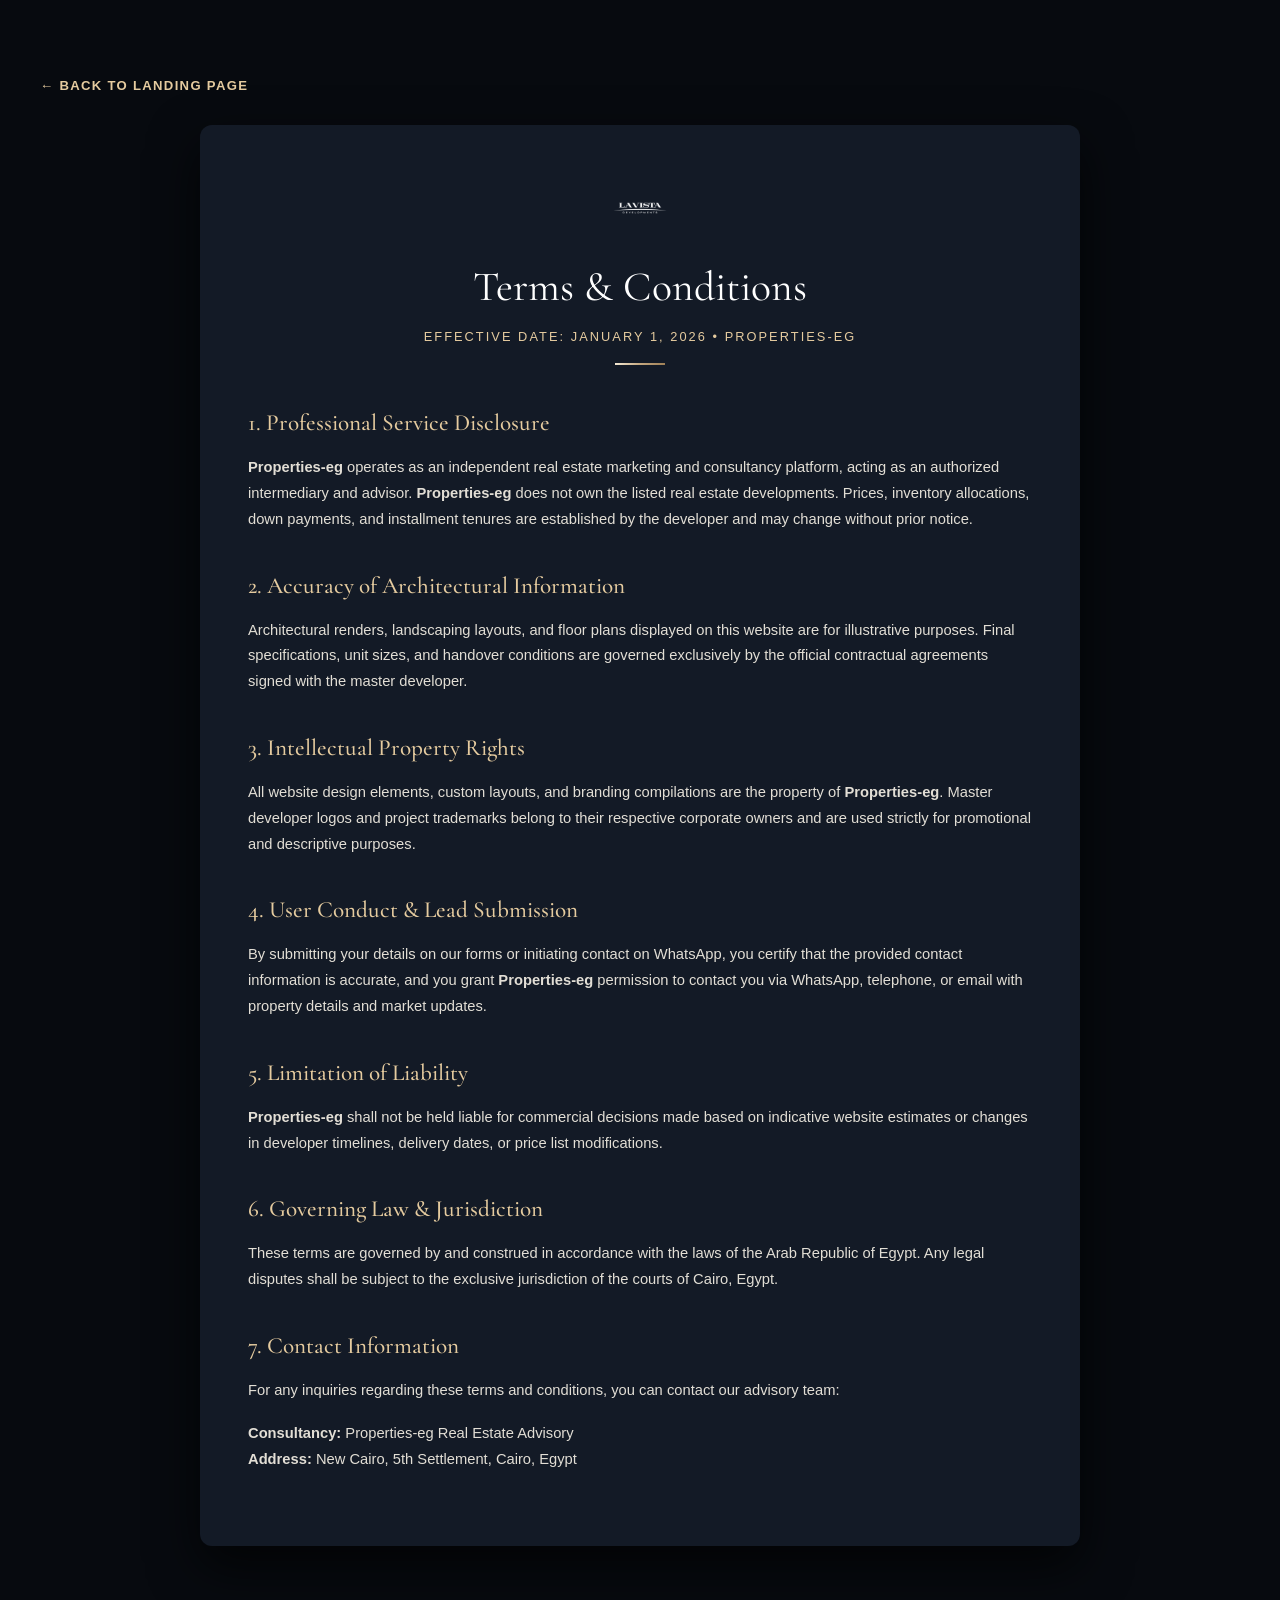
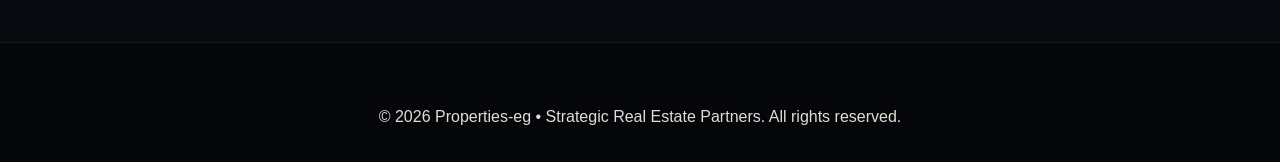
<file: terms.html>
<!DOCTYPE html>
<html lang="en">
<head>
  <meta charset="UTF-8" />
  <meta name="viewport" content="width=device-width, initial-scale=1.0" />
  <title>Terms & Conditions — La Vista Developments | by Properties-eg</title>
  <meta name="description" content="Terms & Conditions for Properties-eg independent real estate consultancy for La Vista Developments." />
  <link rel="icon" type="image/png" href="images/la-vista-logo.png" />
  <link rel="apple-touch-icon" href="images/la-vista-logo.png" />
  <meta name="theme-color" content="#090d12" />

  <!-- Fonts -->
  <link rel="preconnect" href="https://fonts.googleapis.com" />
  <link rel="preconnect" href="https://fonts.gstatic.com" crossorigin />
  <link href="https://fonts.googleapis.com/css2?family=Cormorant+Garamond:ital,wght@0,400;0,600;1,400&family=Inter:wght@300;400;500;600;700&display=swap" rel="stylesheet" />

  <link rel="stylesheet" href="styles.css" />
  
  <!-- Google tag (gtag.js) -->
  <script async src="https://www.googletagmanager.com/gtag/js?id=AW-18387364928"></script>
  <script>
    window.dataLayer = window.dataLayer || [];
    function gtag(){dataLayer.push(arguments);}
    gtag('js', new Date());

    gtag('config', 'AW-18387364928');

    function gtag_report_conversion(url) {
      var callback = function () {
        if (typeof(url) != 'undefined' && url) {
          window.location = url;
        }
      };
      if (typeof gtag === 'function') {
        gtag('event', 'conversion', {
          'send_to': 'AW-18387364928/B51iCOCosO0cEMDY479E',
          'value': 1.0,
          'currency': 'EGP',
          'event_callback': callback
        });
      } else if (typeof url != 'undefined' && url) {
        window.location = url;
      }
      return false;
    }
  </script>
  <style>
    .legal-page {
      padding: 4.5rem 0 6rem;
      min-height: 85vh;
    }
    .legal-container {
      max-width: 880px;
      margin: 0 auto;
      background: var(--bg-surface);
      border: 1px solid var(--border-color);
      border-radius: 12px;
      padding: 3.5rem 3rem;
      box-shadow: var(--shadow-lg);
    }
    .legal-header {
      text-align: center;
      margin-bottom: 2.5rem;
    }
    .legal-brand-logo {
      height: 54px;
      width: auto;
      margin: 0 auto 1.2rem;
      object-fit: contain;
    }
    .legal-title {
      font-family: var(--font-serif);
      font-size: 2.6rem;
      color: #ffffff;
      font-weight: 400;
      margin-bottom: 0.4rem;
    }
    .legal-subtitle {
      font-size: 0.8rem;
      letter-spacing: 0.16em;
      text-transform: uppercase;
      color: var(--gold-light);
    }
    .legal-content h2 {
      font-family: var(--font-serif);
      font-size: 1.45rem;
      color: var(--gold-light);
      margin: 2.2rem 0 0.8rem;
      font-weight: 500;
    }
    .legal-content p {
      font-size: 0.92rem;
      color: var(--text-secondary);
      line-height: 1.75;
      margin-bottom: 1.1rem;
    }
    .btn-back-nav {
      display: inline-flex;
      align-items: center;
      gap: 0.5rem;
      margin-bottom: 1.8rem;
      color: var(--gold-light);
      font-size: 0.82rem;
      letter-spacing: 0.1em;
      text-transform: uppercase;
      font-weight: 600;
    }
    .btn-back-nav:hover {
      color: #ffffff;
    }
    @media (max-width: 768px) {
      .legal-container {
        padding: 2.2rem 1.5rem;
      }
      .legal-title {
        font-size: 2rem;
      }
    }
  </style>
</head>
<body>

  <main class="legal-page">
    <div class="container">
      <a href="index.html" class="btn-back-nav">
        &larr; Back to Landing Page
      </a>

      <article class="legal-container">
        <header class="legal-header">
          <img src="images/la-vista-logo.png" alt="La Vista Developments" class="legal-brand-logo" />
          <h1 class="legal-title">Terms &amp; Conditions</h1>
          <p class="legal-subtitle">Effective Date: January 1, 2026 &bull; Properties-eg</p>
          <div class="luxury-divider"></div>
        </header>

        <div class="legal-content">
          <h2>1. Professional Service Disclosure</h2>
          <p>
            <strong>Properties-eg</strong> operates as an independent real estate marketing and consultancy platform, acting as an authorized intermediary and advisor. <strong>Properties-eg</strong> does not own the listed real estate developments. Prices, inventory allocations, down payments, and installment tenures are established by the developer and may change without prior notice.
          </p>

          <h2>2. Accuracy of Architectural Information</h2>
          <p>
            Architectural renders, landscaping layouts, and floor plans displayed on this website are for illustrative purposes. Final specifications, unit sizes, and handover conditions are governed exclusively by the official contractual agreements signed with the master developer.
          </p>

          <h2>3. Intellectual Property Rights</h2>
          <p>
            All website design elements, custom layouts, and branding compilations are the property of <strong>Properties-eg</strong>. Master developer logos and project trademarks belong to their respective corporate owners and are used strictly for promotional and descriptive purposes.
          </p>

          <h2>4. User Conduct & Lead Submission</h2>
          <p>
            By submitting your details on our forms or initiating contact on WhatsApp, you certify that the provided contact information is accurate, and you grant <strong>Properties-eg</strong> permission to contact you via WhatsApp, telephone, or email with property details and market updates.
          </p>

          <h2>5. Limitation of Liability</h2>
          <p>
            <strong>Properties-eg</strong> shall not be held liable for commercial decisions made based on indicative website estimates or changes in developer timelines, delivery dates, or price list modifications.
          </p>

          <h2>6. Governing Law & Jurisdiction</h2>
          <p>
            These terms are governed by and construed in accordance with the laws of the Arab Republic of Egypt. Any legal disputes shall be subject to the exclusive jurisdiction of the courts of Cairo, Egypt.
          </p>

          <h2>7. Contact Information</h2>
          <p>
            For any inquiries regarding these terms and conditions, you can contact our advisory team:
          </p>
          <p>
            <strong>Consultancy:</strong> Properties-eg Real Estate Advisory<br />
            <strong>Address:</strong> New Cairo, 5th Settlement, Cairo, Egypt
          </p>
        </div>
      </article>
    </div>
  </main>

  <footer class="site-footer">
    <div class="container text-center">
      <p class="copyright">&copy; 2026 Properties-eg &bull; Strategic Real Estate Partners. All rights reserved.</p>
    </div>
  </footer>

</body>
</html>
</file>
<file: styles.css>
/* ==========================================================================
   LA VISTA DEVELOPMENTS — ULTRA-LUXURY REAL ESTATE ARCHITECTURAL STYLESHEET
   100% Mobile-Friendly & Precision Engineered with Compact WhatsApp CTAs
   ========================================================================== */

:root {
  /* Color Palette */
  --bg-noir: #070A0F;
  --bg-deep: #0D121A;
  --bg-surface: #131A26;
  --bg-surface-elevated: #1A2434;
  --bg-glass: rgba(13, 18, 26, 0.75);
  --bg-glass-card: rgba(19, 26, 38, 0.92);

  --text-white: #FFFFFF;
  --text-platinum: #E2DED5;
  --text-muted: #8E98A8;
  --text-subtle: #5C6575;

  --gold-primary: #C5A880;
  --gold-light: #E5CB9F;
  --gold-bright: #D4AF37;
  --gold-gradient: linear-gradient(135deg, #F5EBD7 0%, #C5A880 50%, #9E7F55 100%);
  --gold-glow: rgba(197, 168, 128, 0.22);
  
  --border-subtle: rgba(255, 255, 255, 0.08);
  --border-gold: rgba(197, 168, 128, 0.24);
  --border-gold-hover: rgba(197, 168, 128, 0.5);

  --whatsapp-green: #4FCE82;
  --whatsapp-dark: #2EA863;
  --whatsapp-gradient: linear-gradient(135deg, #4FCE82 0%, #2EA863 100%);
  --whatsapp-glow: rgba(79, 206, 130, 0.3);

  /* Typography */
  --font-serif: 'Cormorant Garamond', Georgia, serif;
  --font-sans: 'Plus Jakarta Sans', -apple-system, BlinkMacSystemFont, 'Segoe UI', Roboto, sans-serif;

  /* Shadows */
  --shadow-sm: 0 4px 15px rgba(0, 0, 0, 0.35);
  --shadow-md: 0 10px 30px rgba(0, 0, 0, 0.5);
  --shadow-lg: 0 20px 50px rgba(0, 0, 0, 0.7);

  /* Transitions */
  --transition-smooth: all 0.3s cubic-bezier(0.16, 1, 0.3, 1);
  --transition-fast: all 0.2s ease;
}

/* Global Reset & Base Styles */
*, *::before, *::after {
  box-sizing: border-box;
  margin: 0;
  padding: 0;
}

html {
  scroll-behavior: smooth;
  font-size: 16px;
  background-color: var(--bg-noir);
  color: var(--text-white);
  overflow-x: hidden;
}

body {
  font-family: var(--font-sans);
  background-color: var(--bg-noir);
  color: var(--text-platinum);
  line-height: 1.6;
  overflow-x: hidden;
  width: 100%;
  -webkit-font-smoothing: antialiased;
  -moz-osx-font-smoothing: grayscale;
}

a {
  color: inherit;
  text-decoration: none;
  transition: var(--transition-fast);
}

img {
  max-width: 100%;
  height: auto;
  display: block;
}

button, input, select {
  font-family: inherit;
  font-size: inherit;
}

.container {
  width: 100%;
  max-width: 1240px;
  margin: 0 auto;
  padding: 0 1.25rem;
}

.text-center {
  text-align: center;
}

.text-gold {
  background: var(--gold-gradient);
  -webkit-background-clip: text;
  -webkit-text-fill-color: transparent;
  display: inline-block;
}

.hidden {
  display: none !important;
}

/* ==========================================================================
   COMPACT ELEGANT WHATSAPP BUTTONS (SMALL & SUBTLE)
   ========================================================================== */
.btn-wa-compact {
  display: inline-flex;
  align-items: center;
  justify-content: center;
  gap: 7px;
  padding: 9px 18px;
  background: #4FCE82;
  border-radius: 4px;
  color: #FFFFFF;
  font-size: 0.78rem;
  font-weight: 600;
  letter-spacing: 0.04em;
  text-transform: uppercase;
  transition: filter 0.2s ease, transform 0.2s ease, box-shadow 0.2s ease;
  box-shadow: 0 2px 10px rgba(37, 211, 102, 0.35);
  line-height: 1;
  white-space: nowrap;
  overflow: hidden;
}

.btn-wa-compact:hover {
  filter: brightness(1.08);
  transform: translateY(-1px);
  box-shadow: 0 4px 16px rgba(37, 211, 102, 0.45);
}

.btn-card-wa-compact {
  display: flex;
  align-items: center;
  justify-content: center;
  gap: 7px;
  width: 100%;
  padding: 10px 16px;
  border-radius: 4px;
  background: #4FCE82;
  color: #FFFFFF;
  font-size: 0.78rem;
  font-weight: 600;
  letter-spacing: 0.04em;
  text-transform: uppercase;
  box-shadow: 0 2px 10px rgba(37, 211, 102, 0.35);
  transition: filter 0.2s ease, transform 0.2s ease;
  line-height: 1;
  white-space: nowrap;
  overflow: hidden;
}

.btn-card-wa-compact:hover {
  filter: brightness(1.08);
  transform: translateY(-1px);
}

.icon-wa-sm {
  width: 16px !important;
  height: 16px !important;
  min-width: 16px;
  min-height: 16px;
  max-width: 16px;
  max-height: 16px;
  fill: #FFFFFF;
  flex-shrink: 0;
  display: block;
  overflow: hidden;
}

/* ==========================================================================
   HERO SECTION
   ========================================================================== */
.hero-section {
  position: relative;
  min-height: 94vh;
  display: flex;
  align-items: center;
  padding: 3.5rem 0 4.5rem;
  overflow: hidden;
}

.hero-backdrop {
  position: absolute;
  inset: 0;
  z-index: 1;
}

.hero-bg-img {
  width: 100%;
  height: 100%;
  object-fit: cover;
  object-position: center 35%;
  filter: brightness(0.55) saturate(1.1);
  transform: scale(1.02);
}

.hero-overlay {
  position: absolute;
  inset: 0;
  background: radial-gradient(circle at 50% 15%, rgba(7, 10, 15, 0.45) 0%, rgba(7, 10, 15, 0.94) 80%),
              linear-gradient(180deg, rgba(7, 10, 15, 0.65) 0%, rgba(7, 10, 15, 0.98) 100%);
}

.hero-container {
  position: relative;
  z-index: 2;
  width: 100%;
}

.hero-brand-center {
  display: flex;
  flex-direction: column;
  align-items: center;
  margin-bottom: 2.4rem;
}

.hero-center-logo {
  height: 54px;
  width: auto;
  object-fit: contain;
  filter: drop-shadow(0 4px 15px rgba(0, 0, 0, 0.6));
}

.hero-brand-subtitle {
  font-size: 0.68rem;
  letter-spacing: 0.32em;
  text-transform: uppercase;
  color: var(--gold-light);
  margin-top: 0.5rem;
  font-weight: 500;
}

.hero-grid {
  display: grid;
  grid-template-columns: 1.12fr 0.88fr;
  gap: 3rem;
  align-items: center;
}

.pill-tag {
  display: inline-flex;
  align-items: center;
  gap: 0.5rem;
  padding: 0.3rem 0.85rem;
  border-radius: 50px;
  background: rgba(197, 168, 128, 0.1);
  border: 1px solid rgba(197, 168, 128, 0.3);
  font-size: 0.65rem;
  letter-spacing: 0.22em;
  text-transform: uppercase;
  color: var(--gold-light);
  margin-bottom: 1.1rem;
  backdrop-filter: blur(8px);
}

.pill-tag .dot {
  width: 4px;
  height: 4px;
  border-radius: 50%;
  background-color: var(--gold-bright);
}

.hero-heading {
  font-family: var(--font-serif);
  font-size: clamp(2.1rem, 4.2vw, 3.2rem);
  line-height: 1.12;
  font-weight: 400;
  color: #FFFFFF;
  margin-bottom: 1.1rem;
}

.hero-description {
  font-size: 0.95rem;
  line-height: 1.7;
  color: var(--text-platinum);
  max-width: 540px;
  margin-bottom: 1.6rem;
  font-weight: 300;
}

.hero-description em {
  font-style: italic;
  color: #FFFFFF;
  font-family: var(--font-serif);
  font-size: 1.1rem;
}

.hero-description strong {
  color: var(--gold-light);
  font-weight: 600;
}

.hero-highlight-banner {
  display: flex;
  align-items: center;
  gap: 1rem;
  padding: 1.05rem 1.3rem;
  background: linear-gradient(135deg, rgba(197, 168, 128, 0.14) 0%, rgba(19, 26, 38, 0.88) 100%);
  border: 1px solid var(--border-gold);
  border-left: 3px solid var(--gold-bright);
  border-radius: 8px;
  backdrop-filter: blur(14px);
  margin-bottom: 1.6rem;
  max-width: 540px;
  box-shadow: 0 4px 20px rgba(0, 0, 0, 0.35);
}

.hero-highlight-icon {
  width: 42px;
  height: 42px;
  min-width: 42px;
  border-radius: 8px;
  background: rgba(197, 168, 128, 0.16);
  border: 1px solid var(--border-gold);
  display: flex;
  align-items: center;
  justify-content: center;
  color: var(--gold-bright);
  flex-shrink: 0;
}

.hero-highlight-text {
  font-size: 0.95rem;
  line-height: 1.5;
  color: var(--text-white);
  font-weight: 400;
}

.highlight-val {
  color: var(--gold-light);
  font-weight: 700;
  font-size: 1.05rem;
  white-space: nowrap;
}

.hero-cta-row {
  margin-bottom: 1.3rem;
}

.hero-trust {
  display: flex;
  align-items: center;
  gap: 0.6rem;
  flex-wrap: wrap;
  font-size: 0.74rem;
  color: var(--text-muted);
}

.trust-sep {
  color: var(--gold-primary);
  font-size: 0.65rem;
}

/* ==========================================================================
   GLASS LEAD FORM
   ========================================================================== */
.glass-form-card {
  background: var(--bg-glass-card);
  border: 1px solid var(--border-gold);
  border-radius: 12px;
  padding: 2rem 1.75rem;
  box-shadow: var(--shadow-lg);
  backdrop-filter: blur(20px);
  position: relative;
}

.form-header {
  text-align: center;
  margin-bottom: 1.4rem;
}

.form-badge {
  display: inline-block;
  font-size: 0.62rem;
  letter-spacing: 0.22em;
  text-transform: uppercase;
  color: var(--gold-bright);
  font-weight: 600;
  margin-bottom: 0.35rem;
}

.form-title {
  font-family: var(--font-serif);
  font-size: 1.55rem;
  color: #FFFFFF;
  font-weight: 500;
  line-height: 1.25;
  margin-bottom: 0.35rem;
}

.form-subtitle {
  font-size: 0.78rem;
  color: var(--text-muted);
  line-height: 1.4;
}

.form-group {
  margin-bottom: 1.1rem;
}

.form-label {
  display: block;
  font-size: 0.72rem;
  letter-spacing: 0.05em;
  text-transform: uppercase;
  color: var(--text-platinum);
  font-weight: 500;
  margin-bottom: 0.35rem;
}

.input-wrapper {
  position: relative;
  display: flex;
  align-items: center;
}

.form-input {
  width: 100%;
  padding: 0.8rem 0.9rem;
  background: rgba(7, 10, 15, 0.85);
  border: 1px solid var(--border-subtle);
  border-radius: 6px;
  color: #FFFFFF;
  font-size: 0.88rem;
  transition: var(--transition-fast);
}

.form-input:focus {
  outline: none;
  border-color: var(--gold-primary);
  background: rgba(13, 18, 26, 0.95);
}

.phone-input-row {
  display: flex;
  gap: 0.45rem;
}

.country-select {
  width: 105px;
  background: rgba(7, 10, 15, 0.85);
  border: 1px solid var(--border-subtle);
  border-radius: 6px;
  color: #FFFFFF;
  font-size: 0.82rem;
  padding: 0.8rem 0.5rem;
  cursor: pointer;
  flex-shrink: 0;
}

.country-select:focus {
  outline: none;
  border-color: var(--gold-primary);
}

.country-select option {
  background-color: var(--bg-surface-elevated);
  color: #FFFFFF;
}

.phone-wrapper {
  flex: 1;
}

.btn-submit {
  width: 100%;
  padding: 0.88rem;
  background: var(--gold-gradient);
  color: #070A0F;
  font-size: 0.82rem;
  font-weight: 700;
  letter-spacing: 0.12em;
  text-transform: uppercase;
  border: none;
  border-radius: 6px;
  cursor: pointer;
  transition: var(--transition-smooth);
  margin-top: 0.5rem;
  display: flex;
  align-items: center;
  justify-content: center;
  gap: 0.5rem;
}

.btn-submit:hover {
  transform: translateY(-2px);
  filter: brightness(1.1);
}

.btn-spinner {
  width: 16px;
  height: 16px;
  border: 2px solid rgba(7, 10, 15, 0.3);
  border-top-color: #070A0F;
  border-radius: 50%;
  animation: spin 0.8s linear infinite;
}

@keyframes spin {
  to { transform: rotate(360deg); }
}

.form-disclaimer {
  font-size: 0.7rem;
  line-height: 1.5;
  color: var(--text-subtle);
  margin-top: 1rem;
  text-align: center;
}

.form-disclaimer strong {
  color: var(--text-muted);
}

.legal-link {
  color: var(--gold-light);
  text-decoration: underline;
  text-underline-offset: 2px;
}

.legal-link:hover {
  color: #FFFFFF;
}

.form-feedback {
  margin-top: 0.85rem;
  padding: 0.75rem;
  border-radius: 6px;
  font-size: 0.8rem;
  text-align: center;
}

.form-feedback.success {
  background: rgba(37, 211, 102, 0.15);
  border: 1px solid var(--whatsapp-green);
  color: #A7F3D0;
}

.form-feedback.error {
  background: rgba(239, 68, 68, 0.15);
  border: 1px solid #EF4444;
  color: #FCA5A5;
}

/* ==========================================================================
   FLAGSHIP SPOTLIGHT: EL PATIO TOWNSIDE (REFINED DESKTOP FONT SIZE)
   ========================================================================== */
.special-launch-section {
  padding: 4.5rem 0 3rem;
  background: radial-gradient(circle at 50% 25%, rgba(26, 36, 52, 0.4) 0%, var(--bg-noir) 80%);
}

.special-launch-card {
  background: linear-gradient(180deg, #121A26 0%, #0A0F17 100%);
  border: 1px solid var(--border-gold);
  border-radius: 14px;
  overflow: hidden;
  box-shadow: var(--shadow-lg);
}

.special-launch-grid {
  display: grid;
  grid-template-columns: 0.95fr 1.05fr;
  align-items: stretch;
}

.special-media-col {
  height: 100%;
  min-height: 420px;
  position: relative;
}

.special-media-wrap {
  width: 100%;
  height: 100%;
  position: relative;
  overflow: hidden;
}

.special-img {
  width: 100%;
  height: 100%;
  object-fit: cover;
}

.special-media-overlay {
  position: absolute;
  inset: 0;
  background: linear-gradient(90deg, rgba(7, 10, 15, 0.05) 0%, rgba(7, 10, 15, 0.7) 100%);
}

.special-badge-float {
  position: absolute;
  top: 1.2rem;
  left: 1.2rem;
  background: rgba(7, 10, 15, 0.88);
  border: 1px solid var(--gold-primary);
  color: var(--gold-light);
  font-size: 0.65rem;
  font-weight: 600;
  letter-spacing: 0.16em;
  text-transform: uppercase;
  padding: 0.35rem 0.8rem;
  border-radius: 4px;
  backdrop-filter: blur(8px);
}

.special-location-tag {
  position: absolute;
  bottom: 1.2rem;
  left: 1.2rem;
  color: #FFFFFF;
  font-size: 0.74rem;
  letter-spacing: 0.1em;
  text-transform: uppercase;
  font-weight: 500;
  background: rgba(7, 10, 15, 0.75);
  padding: 0.3rem 0.75rem;
  border-radius: 4px;
}

.special-content-col {
  padding: 2.8rem 2.4rem;
  display: flex;
  flex-direction: column;
  justify-content: center;
}

.special-logo-wrap {
  height: 44px;
  margin-bottom: 0.8rem;
}

.special-logo {
  height: 44px;
  width: auto;
  object-fit: contain;
}

.special-pill {
  display: inline-flex;
  align-items: center;
  gap: 0.45rem;
  background: rgba(197, 168, 128, 0.12);
  border: 1px solid rgba(197, 168, 128, 0.3);
  color: var(--gold-light);
  font-size: 0.62rem;
  font-weight: 600;
  letter-spacing: 0.2em;
  text-transform: uppercase;
  padding: 0.25rem 0.75rem;
  border-radius: 50px;
  margin-bottom: 0.65rem;
}

.special-pill .dot {
  width: 4px;
  height: 4px;
  border-radius: 50%;
  background: var(--gold-bright);
}

/* Reasonable Balanced Font Size for Desktop */
.special-heading {
  font-family: var(--font-serif);
  font-size: clamp(1.1rem, 1.4vw, 1.3rem);
  color: #FFFFFF;
  line-height: 1.25;
  font-weight: 500;
  margin-bottom: 1.2rem;
  letter-spacing: 0.02em;
}

.spec-group {
  margin-bottom: 1.15rem;
}

.spec-group-title {
  display: block;
  font-size: 0.72rem;
  letter-spacing: 0.1em;
  text-transform: uppercase;
  color: var(--gold-light);
  font-weight: 600;
  margin-bottom: 0.45rem;
}

.spec-row {
  display: flex;
  align-items: baseline;
  gap: 0.45rem;
  font-size: 0.82rem;
  color: var(--text-platinum);
  margin-bottom: 0.25rem;
}

.spec-label {
  color: var(--text-muted);
  font-size: 0.78rem;
}

.spec-value {
  color: #FFFFFF;
}

.spec-grid-2col {
  display: grid;
  grid-template-columns: 1fr 1fr;
  gap: 0.6rem;
}

.spec-item-box {
  background: rgba(7, 10, 15, 0.6);
  border: 1px solid var(--border-subtle);
  border-radius: 5px;
  padding: 0.55rem 0.75rem;
}

.box-lbl {
  display: block;
  font-size: 0.65rem;
  letter-spacing: 0.06em;
  text-transform: uppercase;
  color: var(--text-muted);
  margin-bottom: 0.15rem;
}

.box-val {
  display: block;
  font-size: 0.78rem;
  color: #FFFFFF;
  font-weight: 500;
}

.townside-table-wrapper {
  width: 100%;
  border: 1px solid rgba(255, 255, 255, 0.12);
  border-radius: 6px;
  background: #0d1117;
  margin-top: 0.5rem;
  overflow: hidden;
}

.townside-table {
  width: 100%;
  table-layout: fixed;
  border-collapse: collapse;
  font-family: var(--font-sans);
  font-size: 0.82rem;
  text-align: left;
}

.townside-table thead tr {
  background: #161b22;
  border-bottom: 1px solid rgba(255, 255, 255, 0.14);
}

.townside-table th {
  padding: 0.65rem 0.65rem;
  color: #c9d1d9;
  font-weight: 600;
  font-size: 0.78rem;
  letter-spacing: 0.02em;
  border-right: 1px solid rgba(255, 255, 255, 0.08);
}

.townside-table th:nth-child(1),
.townside-table td:nth-child(1) {
  width: 36%;
  text-align: left;
}

.townside-table th:nth-child(2),
.townside-table td:nth-child(2) {
  width: 22%;
  text-align: center;
}

.townside-table th:nth-child(3),
.townside-table td:nth-child(3) {
  width: 42%;
  text-align: right;
  border-right: none;
}

.townside-table td {
  padding: 0.65rem 0.65rem;
  border-bottom: 1px solid rgba(255, 255, 255, 0.08);
  border-right: 1px solid rgba(255, 255, 255, 0.08);
  vertical-align: middle;
}

.townside-table tbody tr:last-child td {
  border-bottom: none;
}

.townside-table tbody tr:hover {
  background: rgba(255, 255, 255, 0.025);
}

.townside-table .cell-model {
  color: #FFFFFF;
  font-weight: 700;
  white-space: nowrap;
}

.townside-table .cell-area {
  color: #c9d1d9;
  white-space: nowrap;
  text-align: center;
}

.townside-table .cell-price {
  color: #FFFFFF;
  font-weight: 700;
  white-space: nowrap;
  text-align: right;
  font-family: var(--font-sans);
}

.special-price-action-row {
  display: flex;
  align-items: center;
  justify-content: space-between;
  gap: 1.2rem;
  background: var(--bg-surface-elevated);
  border: 1px solid var(--border-gold);
  border-radius: 7px;
  padding: 0.95rem 1.2rem;
  margin-top: 1.3rem;
  flex-wrap: wrap;
}

.special-price-box {
  display: flex;
  flex-direction: column;
}

.special-price-lbl {
  font-size: 0.68rem;
  letter-spacing: 0.08em;
  text-transform: uppercase;
  color: var(--text-muted);
}

.special-price-val {
  font-family: var(--font-serif);
  font-size: 1.45rem;
  font-weight: 700;
  color: var(--gold-light);
}

/* ==========================================================================
   DEVELOPMENTS PORTFOLIO SECTION
   ========================================================================== */
.developments-section {
  padding: 4.5rem 0;
  background: radial-gradient(circle at 50% 10%, rgba(20, 28, 39, 0.55) 0%, var(--bg-noir) 70%);
}

.section-header {
  margin-bottom: 2.8rem;
}

.section-eyebrow {
  display: inline-block;
  font-size: 0.72rem;
  letter-spacing: 0.28em;
  text-transform: uppercase;
  color: var(--gold-light);
  font-weight: 500;
  margin-bottom: 0.45rem;
}

.section-title {
  font-family: var(--font-serif);
  font-size: clamp(2rem, 3.5vw, 2.6rem);
  color: #FFFFFF;
  font-weight: 400;
  line-height: 1.2;
}

.luxury-divider {
  width: 50px;
  height: 2px;
  background: var(--gold-gradient);
  margin: 1rem auto;
}

.section-subtitle {
  font-size: 0.92rem;
  color: var(--text-muted);
  max-width: 620px;
  margin: 0 auto;
  font-weight: 300;
}

/* Filter Tabs */
.filter-tabs-wrapper {
  margin-top: 1.8rem;
  display: flex;
  justify-content: center;
}

.filter-tabs {
  display: inline-flex;
  gap: 0.35rem;
  padding: 0.3rem;
  background: var(--bg-surface);
  border: 1px solid var(--border-subtle);
  border-radius: 50px;
  flex-wrap: wrap;
  justify-content: center;
}

.filter-btn {
  padding: 0.45rem 1.1rem;
  border-radius: 50px;
  background: transparent;
  border: none;
  color: var(--text-muted);
  font-size: 0.74rem;
  font-weight: 500;
  letter-spacing: 0.05em;
  text-transform: uppercase;
  cursor: pointer;
  transition: var(--transition-fast);
}

.filter-btn:hover {
  color: #FFFFFF;
}

.filter-btn.active {
  background: var(--gold-gradient);
  color: #070A0F;
  font-weight: 700;
}

/* Projects Grid */
.projects-grid {
  display: grid;
  grid-template-columns: repeat(auto-fill, minmax(340px, 1fr));
  gap: 1.8rem;
}

.project-card {
  background: var(--bg-surface);
  border: 1px solid var(--border-subtle);
  border-radius: 10px;
  overflow: hidden;
  transition: var(--transition-smooth);
  display: flex;
  flex-direction: column;
}

.project-card:hover {
  transform: translateY(-4px);
  border-color: var(--border-gold-hover);
  box-shadow: var(--shadow-md);
}

.card-media {
  position: relative;
  height: 220px;
  overflow: hidden;
}

.card-img {
  width: 100%;
  height: 100%;
  object-fit: cover;
  transition: transform 0.5s ease;
}

.project-card:hover .card-img {
  transform: scale(1.05);
}

.card-overlay {
  position: absolute;
  inset: 0;
  background: linear-gradient(180deg, rgba(7, 10, 15, 0.15) 0%, rgba(7, 10, 15, 0.8) 100%);
}

.card-badge {
  position: absolute;
  top: 0.85rem;
  left: 0.85rem;
  padding: 0.25rem 0.65rem;
  border-radius: 4px;
  font-size: 0.62rem;
  font-weight: 600;
  letter-spacing: 0.1em;
  text-transform: uppercase;
  background: rgba(7, 10, 15, 0.85);
  border: 1px solid var(--border-subtle);
  color: var(--text-platinum);
  backdrop-filter: blur(8px);
}

.card-badge.gold-badge {
  background: rgba(197, 168, 128, 0.22);
  border-color: var(--gold-primary);
  color: var(--gold-light);
}

.card-location {
  position: absolute;
  bottom: 0.75rem;
  left: 0.85rem;
  font-size: 0.7rem;
  letter-spacing: 0.08em;
  text-transform: uppercase;
  color: #FFFFFF;
  font-weight: 500;
}

.card-body {
  padding: 1.4rem 1.25rem;
  display: flex;
  flex-direction: column;
  flex: 1;
}

.card-logo-wrap {
  height: 38px;
  margin-bottom: 0.75rem;
  display: flex;
  align-items: center;
}

.card-logo {
  max-height: 38px;
  width: auto;
  object-fit: contain;
}

.card-tagline {
  font-family: var(--font-serif);
  font-size: 1.2rem;
  color: #FFFFFF;
  line-height: 1.3;
  margin-bottom: 0.5rem;
}

.card-desc {
  font-size: 0.82rem;
  color: var(--text-muted);
  line-height: 1.5;
  margin-bottom: 1rem;
}

.card-price-box {
  background: var(--bg-surface-elevated);
  border: 1px solid var(--border-subtle);
  border-radius: 5px;
  padding: 0.65rem 0.85rem;
  margin-bottom: 0.9rem;
  display: flex;
  justify-content: space-between;
  align-items: center;
}

.price-lbl {
  font-size: 0.68rem;
  letter-spacing: 0.05em;
  text-transform: uppercase;
  color: var(--text-muted);
}

.price-val {
  font-family: var(--font-serif);
  font-size: 1.18rem;
  font-weight: 700;
  color: var(--gold-light);
}

.unit-breakdown {
  background: rgba(7, 10, 15, 0.6);
  border: 1px solid var(--border-subtle);
  border-radius: 5px;
  padding: 0.75rem 0.85rem;
  margin-bottom: 0.9rem;
}

.breakdown-title {
  font-size: 0.68rem;
  letter-spacing: 0.06em;
  text-transform: uppercase;
  color: var(--gold-light);
  font-weight: 600;
  margin-bottom: 0.45rem;
}

.unit-table {
  display: flex;
  flex-direction: column;
}

.unit-row {
  display: flex;
  justify-content: space-between;
  align-items: center;
  font-size: 0.75rem;
  color: var(--text-platinum);
  padding: 0.25rem 0;
  border-bottom: 1px dashed rgba(255, 255, 255, 0.06);
}

.unit-row:last-child {
  border-bottom: none;
}

.unit-name {
  color: var(--text-platinum);
}

.unit-price {
  color: #FFFFFF;
  font-weight: 600;
}

.payment-highlight {
  display: flex;
  flex-direction: column;
  background: rgba(197, 168, 128, 0.08);
  border: 1px solid rgba(197, 168, 128, 0.2);
  border-radius: 5px;
  padding: 0.5rem 0.75rem;
  font-size: 0.74rem;
  margin-bottom: 1.1rem;
}

.plan-label {
  font-size: 0.62rem;
  letter-spacing: 0.06em;
  text-transform: uppercase;
  color: var(--gold-light);
  font-weight: 600;
  margin-bottom: 0.1rem;
}

.plan-details {
  color: #FFFFFF;
}

.card-action-single {
  margin-top: auto;
  padding-top: 0.4rem;
}

/* ==========================================================================
   WHY PROPERTIES-EG SECTION
   ========================================================================== */
.why-us-section {
  padding: 5rem 0;
  background: var(--bg-deep);
}

.why-us-title {
  font-family: var(--font-serif);
  font-size: clamp(2rem, 3.5vw, 2.5rem);
  color: #FFFFFF;
  font-weight: 400;
  line-height: 1.2;
}

.why-us-lead {
  font-size: 0.95rem;
  line-height: 1.7;
  color: var(--text-platinum);
  max-width: 720px;
  margin: 0 auto 2.5rem;
  font-weight: 300;
}

.why-us-grid {
  display: grid;
  grid-template-columns: repeat(4, 1fr);
  gap: 1.5rem;
  text-align: left;
}

.why-card {
  background: var(--bg-surface);
  border: 1px solid var(--border-subtle);
  border-radius: 8px;
  padding: 1.8rem 1.4rem;
  transition: var(--transition-smooth);
}

.why-card:hover {
  transform: translateY(-3px);
  border-color: var(--border-gold-hover);
}

.point-num {
  font-family: var(--font-serif);
  font-size: 1.5rem;
  font-weight: 600;
  color: var(--gold-primary);
  line-height: 1;
  margin-bottom: 0.75rem;
}

.point-title {
  font-size: 0.9rem;
  color: #FFFFFF;
  font-weight: 600;
  margin-bottom: 0.35rem;
}

.point-desc {
  font-size: 0.78rem;
  color: var(--text-muted);
  line-height: 1.5;
}

.why-us-cta {
  margin-top: 2.5rem;
}

/* ==========================================================================
   SITE FOOTER
   ========================================================================== */
.site-footer {
  background: #04060A;
  border-top: 1px solid var(--border-subtle);
  padding: 3.8rem 0 2rem;
}

.footer-top {
  display: flex;
  justify-content: space-between;
  align-items: center;
  flex-wrap: wrap;
  gap: 1.5rem;
}

.footer-brand {
  display: flex;
  flex-direction: column;
  gap: 0.3rem;
}

.footer-logo {
  height: 42px;
  width: auto;
  object-fit: contain;
}

.footer-consultancy {
  font-size: 0.75rem;
  letter-spacing: 0.08em;
  text-transform: uppercase;
  color: var(--gold-light);
}

.footer-legal-links {
  display: flex;
  align-items: center;
  gap: 0.75rem;
}

.footer-link {
  font-size: 0.75rem;
  letter-spacing: 0.06em;
  text-transform: uppercase;
  color: var(--text-muted);
}

.footer-link:hover {
  color: var(--gold-light);
}

.divider-dot {
  color: var(--text-subtle);
  font-size: 0.65rem;
}

.footer-divider {
  width: 100%;
  height: 1px;
  background-color: rgba(255, 255, 255, 0.06);
  margin: 2rem 0;
}

.footer-disclaimer {
  font-size: 0.72rem;
  line-height: 1.55;
  color: var(--text-subtle);
  max-width: 880px;
  margin-bottom: 1.8rem;
}

.footer-disclaimer strong {
  color: var(--text-muted);
}

.footer-bottom {
  display: flex;
  justify-content: space-between;
  align-items: center;
  flex-wrap: wrap;
  gap: 0.85rem;
  font-size: 0.72rem;
  color: var(--text-subtle);
}

.footer-links-row {
  display: flex;
  gap: 1rem;
}

.footer-links-row a {
  color: var(--text-muted);
}

.footer-links-row a:hover {
  color: var(--gold-light);
}

/* ==========================================================================
   COMPACT REFINED FLOATING WHATSAPP BUTTON (SMALL & SLEEK)
   ========================================================================== */
.floating-wa-compact {
  position: fixed !important;
  bottom: 24px;
  right: 24px;
  z-index: 9999;
  width: 52px;
  height: 52px;
  border-radius: 50%;
  background: #4FCE82;
  display: flex;
  align-items: center;
  justify-content: center;
  box-shadow: 0 4px 20px rgba(79, 206, 130, 0.5);
  transition: transform 0.25s cubic-bezier(0.175, 0.885, 0.32, 1.275);
  overflow: hidden;
}

.floating-wa-compact:hover {
  transform: scale(1.12);
  box-shadow: 0 6px 28px rgba(79, 206, 130, 0.65);
}

.wa-compact-icon {
  width: 26px !important;
  height: 26px !important;
  min-width: 26px;
  min-height: 26px;
  max-width: 26px;
  max-height: 26px;
  fill: #FFFFFF;
  display: block;
  flex-shrink: 0;
}

.wa-compact-pulse {
  position: absolute;
  inset: -3px;
  border-radius: 50%;
  border: 1.5px solid var(--whatsapp-green);
  animation: wa-pulse 2s infinite ease-out;
  pointer-events: none;
}

@keyframes wa-pulse {
  0% { transform: scale(0.95); opacity: 0.8; }
  100% { transform: scale(1.35); opacity: 0; }
}

.wa-compact-tooltip {
  position: absolute;
  right: 58px;
  top: 50%;
  transform: translateY(-50%);
  background: #0D121A;
  border: 1px solid var(--border-subtle);
  color: #FFFFFF;
  padding: 0.3rem 0.65rem;
  border-radius: 4px;
  font-size: 0.72rem;
  white-space: nowrap;
  pointer-events: none;
  opacity: 0;
  transition: opacity 0.2s ease;
  box-shadow: var(--shadow-sm);
}

.floating-wa-compact:hover .wa-compact-tooltip {
  opacity: 1;
}

/* ==========================================================================
   100% MOBILE RESPONSIVE MEDIA QUERIES
   ========================================================================== */
@media (max-width: 1080px) {
  .hero-grid {
    grid-template-columns: 1fr;
    gap: 2.5rem;
  }

  .hero-content {
    text-align: center;
  }

  .hero-description {
    margin-left: auto;
    margin-right: auto;
  }

  .hero-highlight-banner {
    margin-left: auto;
    margin-right: auto;
    text-align: left;
  }

  .hero-cta-row, .hero-trust {
    justify-content: center;
  }

  .special-launch-grid {
    grid-template-columns: 1fr;
  }

  .special-media-col {
    min-height: 300px;
  }

  .special-content-col {
    padding: 2.2rem 1.8rem;
  }

  .why-us-grid {
    grid-template-columns: repeat(2, 1fr);
  }

  .projects-grid {
    grid-template-columns: repeat(2, 1fr);
  }
}

@media (max-width: 768px) {
  .hero-section {
    padding: 2.2rem 0 3rem;
  }

  .hero-brand-center {
    margin-bottom: 1.8rem;
  }

  .hero-center-logo {
    height: 44px;
  }

  .hero-highlight-banner {
    padding: 0.9rem 1rem;
    gap: 0.75rem;
  }

  .hero-highlight-icon {
    width: 36px;
    height: 36px;
    min-width: 36px;
  }

  .hero-highlight-text {
    font-size: 0.88rem;
  }

  .highlight-val {
    font-size: 0.96rem;
  }

  .glass-form-card {
    padding: 1.5rem 1.25rem;
  }

  .special-launch-section {
    padding: 2.5rem 0 2rem;
  }

  .special-content-col {
    padding: 1.5rem 1rem;
  }

  .spec-grid-2col {
    grid-template-columns: 1fr;
  }

  .special-price-action-row {
    flex-direction: column;
    align-items: stretch;
    text-align: center;
    padding: 1rem;
  }

  .special-price-action-row .btn-wa-compact {
    width: 100%;
    padding: 10px 10px;
    font-size: 0.74rem;
    letter-spacing: 0.02em;
    gap: 6px;
  }

  .why-us-grid {
    grid-template-columns: 1fr;
    gap: 1rem;
  }

  .projects-grid {
    grid-template-columns: 1fr;
  }

  .floating-wa-compact {
    bottom: 1.2rem;
    right: 1.2rem;
    width: 44px;
    height: 44px;
  }

  .wa-compact-icon {
    width: 22px;
    height: 22px;
  }
}

@media (max-width: 480px) {
  .container {
    padding: 0 0.85rem;
  }

  .hero-heading {
    font-size: 1.95rem;
  }

  .special-heading {
    font-size: 1.1rem;
  }

  .special-content-col {
    padding: 1.25rem 0.65rem;
  }

  .phone-input-row {
    flex-direction: column;
    gap: 0.5rem;
  }

  .townside-table th,
  .townside-table td {
    padding: 0.5rem 0.35rem;
    font-size: 0.71rem;
  }

  .townside-table .cell-model {
    font-size: 0.69rem;
  }

  .townside-table .cell-price {
    font-size: 0.71rem;
  }

  .country-select {
    width: 100%;
  }

  .footer-top, .footer-bottom {
    flex-direction: column;
    align-items: flex-start;
  }
}
</file>
